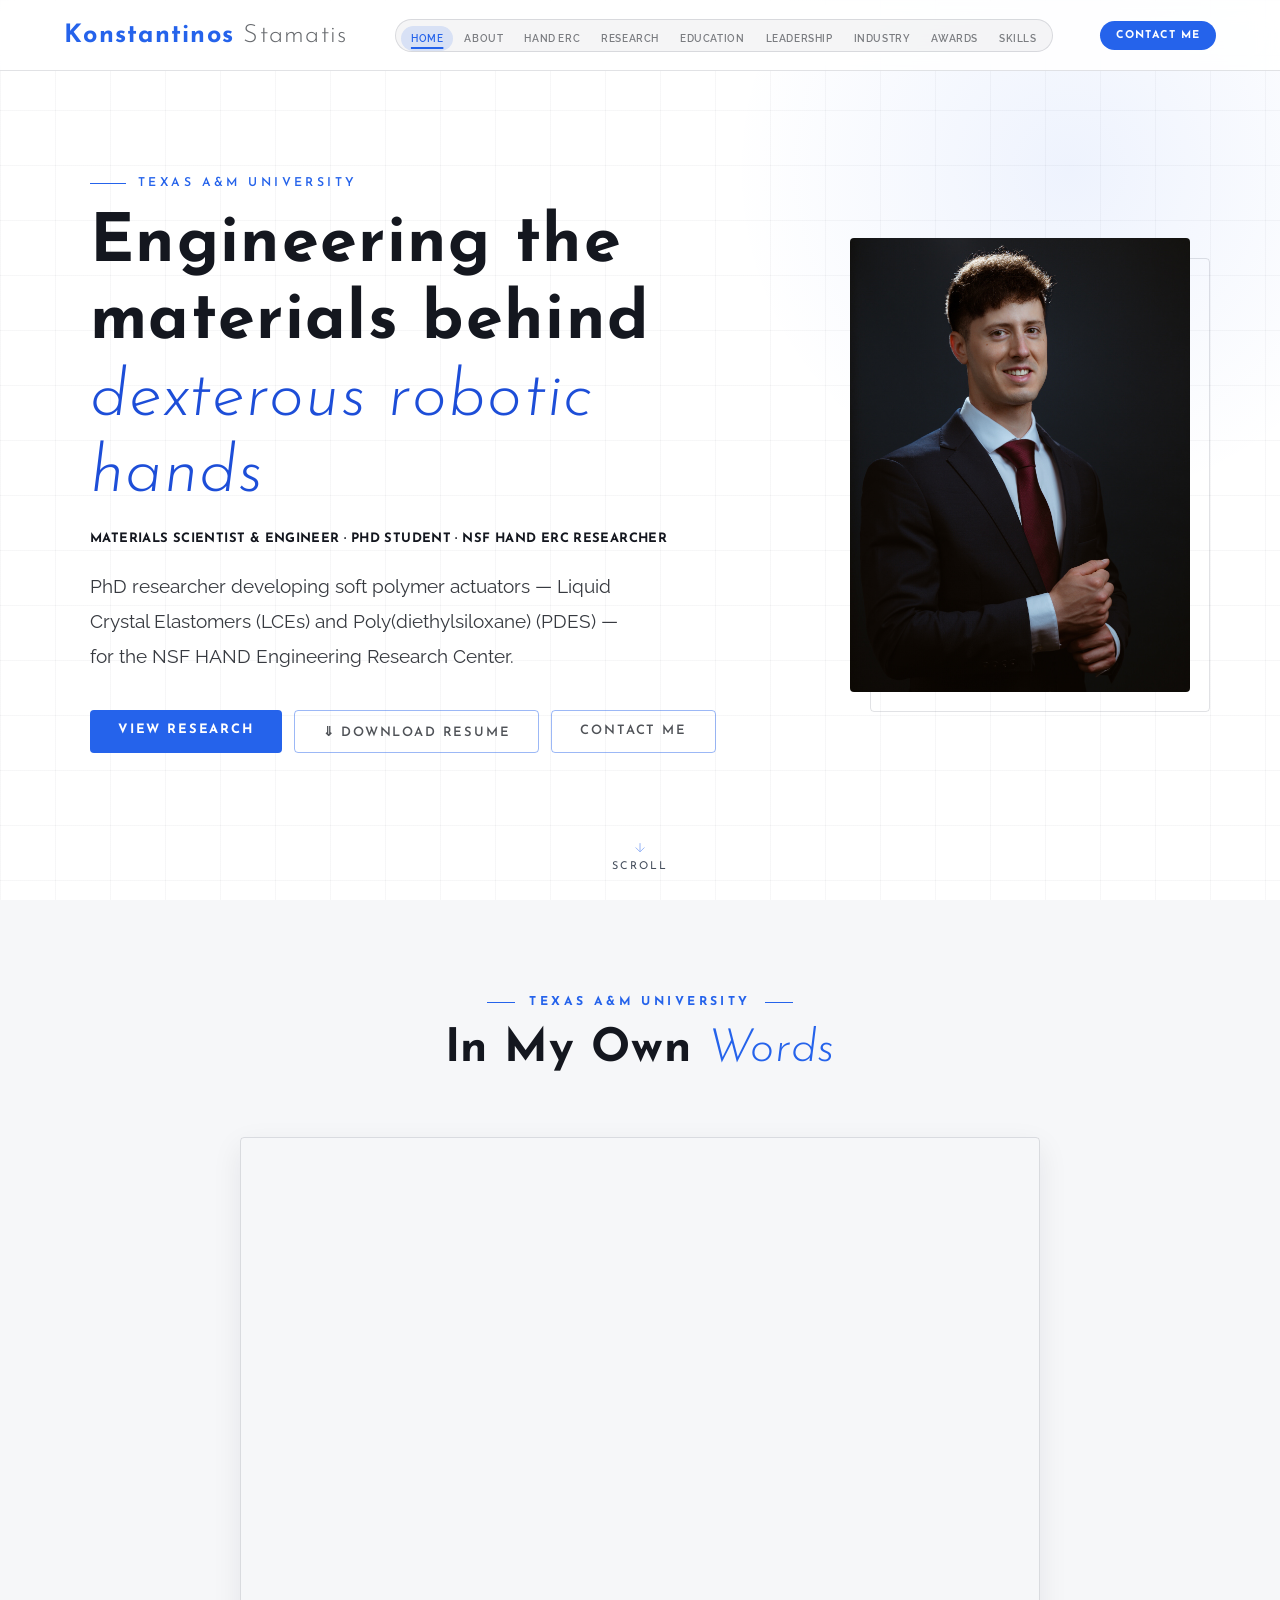
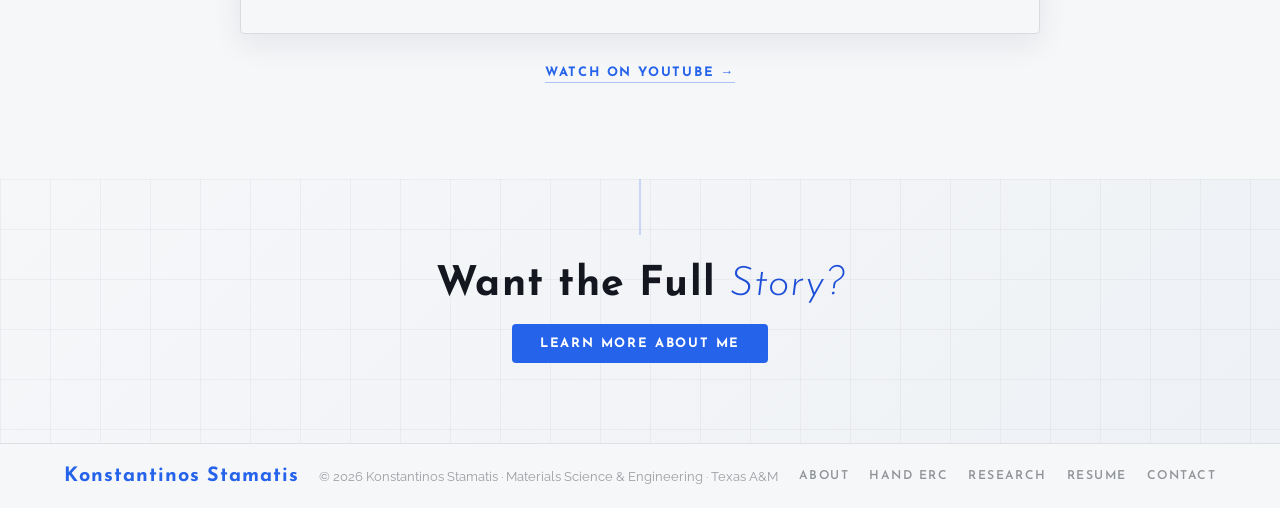
<file: index.html>
<!DOCTYPE html>
<html lang="en">
<head>
<meta charset="UTF-8">
<meta name="viewport" content="width=device-width, initial-scale=1.0">
<title>Konstantinos Stamatis | Materials Scientist</title>
<meta name="description" content="Konstantinos Stamatis — PhD researcher developing soft polymer actuators for the NSF HAND Engineering Research Center at Texas A&M University.">
<meta name="google-site-verification" content="62fl3SRkW_gTpZqhEFZfP0T1YljxtqZsHrHxA35Z-KA" />
<link href="https://fonts.googleapis.com/css2?family=Josefin+Sans:ital,wght@0,300;0,400;0,600;0,700;1,300;1,400&family=Raleway:wght@300;400;500;600;700&display=swap" rel="stylesheet">
<link rel="stylesheet" href="style.css">
<link rel="manifest" href="site.webmanifest">
</head>
<body>

<div id="preloader"><div class="loader-ring"></div></div>

<!-- NAVBAR -->
<nav id="navbar">
  <div class="nav-inner">
    <a href="index.html" class="nav-logo">Konstantinos<span> Stamatis</span></a>
    <ul class="nav-links" id="navLinks">
      <li><a href="index.html" class="active">Home</a></li>
      <li><a href="about.html">About</a></li>
      <li><a href="hand-erc.html">HAND ERC</a></li>
      <li><a href="research.html">Research</a></li>
      <li><a href="education.html">Education</a></li>
      <li><a href="leadership.html">Leadership</a></li>
      <li><a href="industry.html">Industry</a></li>
      <li><a href="awards.html">Awards</a></li>
      <li><a href="skills.html">Skills</a></li>
      <li class="nav-cta-mobile"><a href="contact.html">Contact Me</a></li>
    </ul>
    <a href="contact.html" class="nav-cta">Contact Me</a>
    <button class="nav-burger" id="burger" aria-label="Menu"><span></span><span></span><span></span></button>
  </div>
</nav>

<!-- HERO -->
<section id="home">
  <div class="hero-grid"></div>
  <div class="hero-glow"></div>
  <div class="hero-inner">
    <div>
      <div class="hero-tag">Texas A&amp;M University</div>
      <h1 class="hero-title">Engineering the materials behind <em>dexterous robotic hands</em></h1>
      <p class="hero-role">Materials Scientist &amp; Engineer &middot; PhD Student &middot; NSF HAND ERC Researcher</p>
      <p class="hero-desc">PhD researcher developing soft polymer actuators &mdash; Liquid Crystal Elastomers (LCEs)  and Poly(diethylsiloxane) (PDES) &mdash; for the NSF HAND Engineering Research Center.</p>
      <div class="hero-btns">
        <a href="research.html" class="btn-gold">View Research</a>
        <a href="profile.pdf" download="Konstantinos_Stamatis_Resume.pdf" class="btn-out">&#8659; Download Resume</a>
        <a href="contact.html" class="btn-out">Contact Me</a>
      </div>
    </div>
    <div class="hero-img-wrap rev-r">
      <a href="Photos/Konstantinos-Profile%201.jpg" target="_blank" rel="noopener">
        <img src="Photos/Konstantinos-Profile%201.jpg" alt="Konstantinos Stamatis" onerror="this.outerHTML='&lt;div class=&quot;about-photo-ph&quot; style=&quot;aspect-ratio:4/3;&quot;&gt;&#128100;&lt;/div&gt;'">
      </a>
    </div>
  </div>
  <div class="hero-scroll">
    <svg viewBox="0 0 24 24" stroke-width="1.5"><path d="M12 5v14M5 12l7 7 7-7"/></svg>
    Scroll
  </div>
</section>

<!-- IN MY OWN WORDS -->
<section class="video-sec">
  <div class="sec-inner">
    <div class="sec-hd rev">
      <div class="sec-eye">Texas A&amp;M University</div>
      <h2 class="sec-title">In My Own <em>Words</em></h2>
    </div>
    <div class="video-wrap rev">
      <iframe src="https://www.youtube.com/embed/b-VYgqsAn0U?start=60" title="Konstantinos Stamatis — Texas A&M Research Feature" frameborder="0" allow="accelerometer; autoplay; clipboard-write; encrypted-media; gyroscope; picture-in-picture" allowfullscreen></iframe>
    </div>
    <div class="rev" style="text-align:center;margin-top:18px;">
      <a href="https://www.youtube.com/watch?v=b-VYgqsAn0U" target="_blank" rel="noopener" class="hand-link">Watch on YouTube &rarr;</a>
    </div>
  </div>
</section>

<!-- CTA -->
<div class="cta-band">
  <div class="cta-inner rev">
    <h2>Want the Full <em>Story?</em></h2>
    <a href="about.html" class="btn-gold">Learn More About Me</a>
  </div>
</div>

<!-- FOOTER -->
<footer>
  <div class="footer-logo">Konstantinos Stamatis</div>
  <p>&copy; 2026 Konstantinos Stamatis &middot; Materials Science &amp; Engineering &middot; Texas A&amp;M</p>
  <div class="footer-links">
    <a href="about.html">About</a>
    <a href="hand-erc.html">HAND ERC</a>
    <a href="research.html">Research</a>
    <a href="profile.pdf" download="Konstantinos_Stamatis_Resume.pdf">Resume</a>
    <a href="contact.html">Contact</a>
  </div>
</footer>

<script src="script.js"></script>
</body>
</html>
</file>
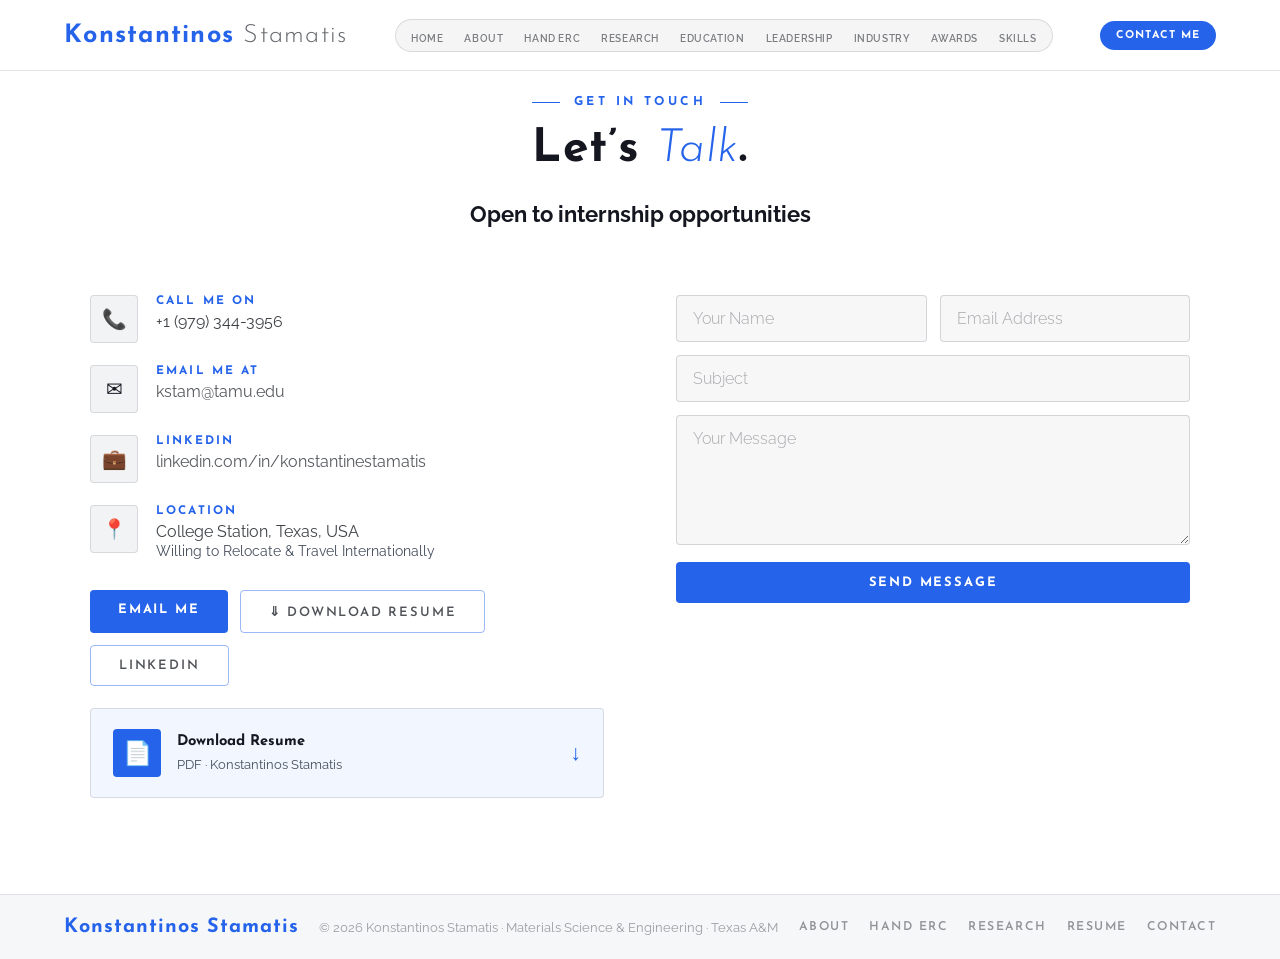
<file: contact.html>
<!DOCTYPE html>
<html lang="en">
<head>
<meta charset="UTF-8">
<meta name="viewport" content="width=device-width, initial-scale=1.0">
<title>Contact | Konstantinos Stamatis</title>
<meta name="description" content="Get in touch with Konstantinos Stamatis — open to internship opportunities in materials science, soft robotics, and R&D.">
<link href="https://fonts.googleapis.com/css2?family=Josefin+Sans:ital,wght@0,300;0,400;0,600;0,700;1,300;1,400&family=Raleway:wght@300;400;500;600;700&display=swap" rel="stylesheet">
<link rel="stylesheet" href="style.css">
<link rel="manifest" href="site.webmanifest">
</head>
<body>

<div id="preloader"><div class="loader-ring"></div></div>

<!-- NAVBAR -->
<nav id="navbar">
  <div class="nav-inner">
    <a href="index.html" class="nav-logo">Konstantinos<span> Stamatis</span></a>
    <ul class="nav-links" id="navLinks">
      <li><a href="index.html">Home</a></li>
      <li><a href="about.html">About</a></li>
      <li><a href="hand-erc.html">HAND ERC</a></li>
      <li><a href="research.html">Research</a></li>
      <li><a href="education.html">Education</a></li>
      <li><a href="leadership.html">Leadership</a></li>
      <li><a href="industry.html">Industry</a></li>
      <li><a href="awards.html">Awards</a></li>
      <li><a href="skills.html">Skills</a></li>
      <li class="nav-cta-mobile"><a href="contact.html">Contact Me</a></li>
    </ul>
    <a href="contact.html" class="nav-cta">Contact Me</a>
    <button class="nav-burger" id="burger" aria-label="Menu"><span></span><span></span><span></span></button>
  </div>
</nav>

<!-- CONTACT -->
<section id="contact-sec" class="page-hero">
  <div class="contact-wrap">
    <div class="sec-hd rev">
      <div class="sec-eye">Get In Touch</div>
      <h2 class="sec-title">Let&rsquo;s <em>Talk</em>.</h2>
      <p class="sec-desc" style="font-size:1.2em;font-weight:700;color:var(--white);">Open to internship opportunities</p>
    </div>
    <div class="contact-grid">
      <div class="contact-info rev-l">
        <div class="ci"><div class="ci-icon">&#128222;</div><div><div class="ci-lbl">Call Me On</div><div class="ci-val">+1 (979) 344-3956</div></div></div>
        <div class="ci"><div class="ci-icon">&#9993;</div><div><div class="ci-lbl">Email Me At</div><div class="ci-val"><a href="mailto:kstam@tamu.edu">kstam@tamu.edu</a></div></div></div>
        <div class="ci"><div class="ci-icon">&#128188;</div><div><div class="ci-lbl">LinkedIn</div><div class="ci-val"><a href="https://www.linkedin.com/in/konstantinestamatis/" target="_blank" rel="noopener">linkedin.com/in/konstantinestamatis</a></div></div></div>
        <div class="ci"><div class="ci-icon">&#128205;</div><div><div class="ci-lbl">Location</div><div class="ci-val">College Station, Texas, USA<br><span style="font-size:.8rem;color:var(--muted);">Willing to Relocate &amp; Travel Internationally</span></div></div></div>
        <div class="contact-btn-row">
          <a href="mailto:kstam@tamu.edu" class="btn-gold">Email Me</a>
          <a href="profile.pdf" download="Konstantinos_Stamatis_Resume.pdf" class="btn-out">&#8659; Download Resume</a>
          <a href="https://www.linkedin.com/in/konstantinestamatis/" target="_blank" rel="noopener" class="btn-out">LinkedIn</a>
        </div>
        <a href="profile.pdf" download="Konstantinos_Stamatis_Resume.pdf" class="resume-card">
          <div class="rc2-icon">&#128196;</div>
          <div class="rc2-txt"><strong>Download Resume</strong><span>PDF &middot; Konstantinos Stamatis</span></div>
          <div class="rc2-arr">&#8595;</div>
        </a>
      </div>
      <div class="rev-r">
        <form class="cf" id="contactForm" action="https://formspree.io/f/xpqggevv" method="POST">
          <div class="form-row">
            <input type="text" name="name" placeholder="Your Name" required>
            <input type="email" name="email" placeholder="Email Address" required>
          </div>
          <input type="text" name="subject" placeholder="Subject">
          <textarea name="message" placeholder="Your Message" required></textarea>
          <button type="submit" class="btn-gold">Send Message</button>
        </form>
      </div>
    </div>
  </div>
</section>

<!-- FOOTER -->
<footer>
  <div class="footer-logo">Konstantinos Stamatis</div>
  <p>&copy; 2026 Konstantinos Stamatis &middot; Materials Science &amp; Engineering &middot; Texas A&amp;M</p>
  <div class="footer-links">
    <a href="about.html">About</a>
    <a href="hand-erc.html">HAND ERC</a>
    <a href="research.html">Research</a>
    <a href="profile.pdf" download="Konstantinos_Stamatis_Resume.pdf">Resume</a>
    <a href="contact.html">Contact</a>
  </div>
</footer>

<script src="script.js"></script>
</body>
</html>
</file>
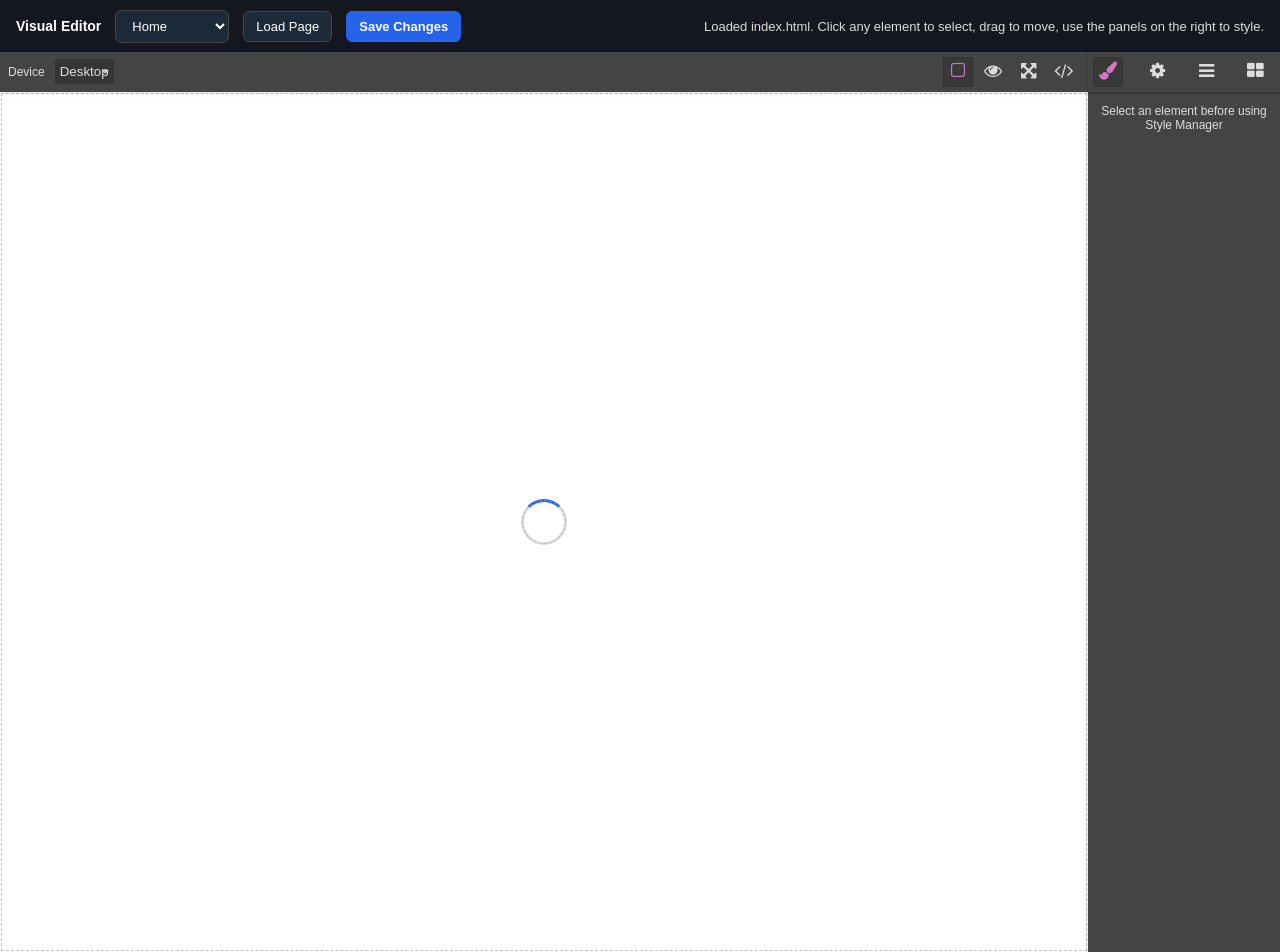
<file: editor.html>
<!DOCTYPE html>
<html lang="en">
<head>
<meta charset="UTF-8">
<meta name="viewport" content="width=device-width, initial-scale=1.0">
<title>Visual Editor (Local)</title>
<link rel="stylesheet" href="vendor/grapesjs/grapes.min.css">
<style>
  html,body{margin:0;height:100%;font-family:Arial,sans-serif;}
  #topbar{height:52px;background:#14171f;color:#fff;display:flex;align-items:center;gap:14px;padding:0 16px;font-size:14px;}
  #topbar select,#topbar button{font-size:13px;padding:7px 12px;border-radius:6px;border:1px solid #444;background:#1c2a3a;color:#fff;cursor:pointer;}
  #topbar button.primary{background:#2563eb;border-color:#2563eb;font-weight:700;}
  #topbar button.primary:hover{background:#1d4ed8;}
  #topbar #editorStatus{margin-left:auto;font-size:13px;opacity:.85;}
  #gjs{height:calc(100% - 52px);}
</style>
</head>
<body>

<div id="topbar">
  <strong>Visual Editor</strong>
  <select id="pageSelect">
    <option value="index.html">Home</option>
    <option value="about.html">About</option>
    <option value="hand-erc.html">HAND ERC</option>
    <option value="research.html">Research</option>
    <option value="education.html">Education</option>
    <option value="leadership.html">Leadership</option>
    <option value="industry.html">Industry</option>
    <option value="awards.html">Awards</option>
    <option value="skills.html">Skills</option>
    <option value="contact.html">Contact</option>
  </select>
  <button id="loadBtn">Load Page</button>
  <button id="saveBtn" class="primary">Save Changes</button>
  <span id="editorStatus"></span>
</div>
<div id="gjs"></div>

<script src="vendor/grapesjs/grapes.min.js"></script>
<script>
var editor = grapesjs.init({
  container: '#gjs',
  height: '100%',
  fromElement: false,
  storageManager: false,
  components: '<div style="padding:40px;font-family:sans-serif;color:#888;">Choose a page above and click "Load Page" to begin.</div>',
  deviceManager: {
    devices: [
      { name: 'Desktop', width: '' },
      { name: 'Tablet', width: '768px', widthMedia: '992px' },
      { name: 'Mobile', width: '375px', widthMedia: '575px' }
    ]
  }
});

// Inject our real stylesheet directly into the canvas document ourselves,
// instead of using the `canvas.styles` init option (that option made the
// editor hang indefinitely in this setup, so we bypass it entirely here).
editor.on('load', function () {
  injectCanvasStyles();
});

function injectCanvasStyles() {
  var doc = editor.Canvas.getDocument();
  if (!doc || !doc.head) return;
  if (doc.getElementById('injected-site-styles')) return;
  var link = doc.createElement('link');
  link.id = 'injected-site-styles';
  link.rel = 'stylesheet';
  link.href = location.origin + '/style.css';
  doc.head.appendChild(link);
  // Note: Google Fonts is intentionally NOT injected here — that external
  // request appears to hang in this environment and freezes the whole
  // canvas. The live site still loads the real fonts fine; this editor
  // preview will just show the fallback font instead.
}

var originalHead = '';
var currentFile = '';

function setStatus(msg) {
  document.getElementById('editorStatus').textContent = msg;
}

function loadPage(file) {
  setStatus('Loading ' + file + '...');
  fetch(file, { cache: 'no-store' }).then(function (r) {
    if (!r.ok) throw new Error('HTTP ' + r.status);
    return r.text();
  }).then(function (text) {
    var headMatch = text.match(/<head[^>]*>[\s\S]*?<\/head>/i);
    var bodyMatch = text.match(/<body[^>]*>([\s\S]*)<\/body>/i);
    if (!headMatch || !bodyMatch) throw new Error('Could not parse page');
    originalHead = headMatch[0];
    currentFile = file;
    // Strip <script> tags: we don't want the page's own JS (scroll animations,
    // stat counters, the Edit Mode toolbar, autoplaying video embeds, etc.)
    // executing a second time inside the GrapesJS canvas iframe.
    var bodyContent = bodyMatch[1].replace(/<script[\s\S]*?<\/script>/gi, '');
    editor.setComponents(bodyContent);
    injectCanvasStyles();
    setStatus('Loaded ' + file + '. Click any element to select, drag to move, use the panels on the right to style.');
  }).catch(function (e) {
    setStatus('Error loading ' + file + ': ' + e.message);
  });
}

document.getElementById('loadBtn').addEventListener('click', function () {
  loadPage(document.getElementById('pageSelect').value);
});

document.getElementById('saveBtn').addEventListener('click', function () {
  if (!currentFile) { setStatus('Load a page first.'); return; }
  var bodyHtml = editor.getHtml();
  var full = '<!DOCTYPE html>\n<html lang="en">\n' + originalHead + '\n<body>\n' + bodyHtml + '\n</body>\n</html>\n';

  setStatus('Saving...');
  fetch('/__save__', {
    method: 'POST',
    headers: { 'Content-Type': 'application/json' },
    body: JSON.stringify({ file: currentFile, html: full })
  }).then(function (r) { return r.json(); }).then(function (data) {
    if (data.ok) setStatus('Saved ' + currentFile + '!');
    else setStatus('Error: ' + (data.error || 'could not save'));
  }).catch(function () {
    setStatus('Error: is edit-server.py running?');
  });
});

// Load the page named in ?page=, or Home by default.
var requestedPage = new URLSearchParams(location.search).get('page') || 'index.html';
document.getElementById('pageSelect').value = requestedPage;
loadPage(requestedPage);
</script>
</body>
</html>
</file>
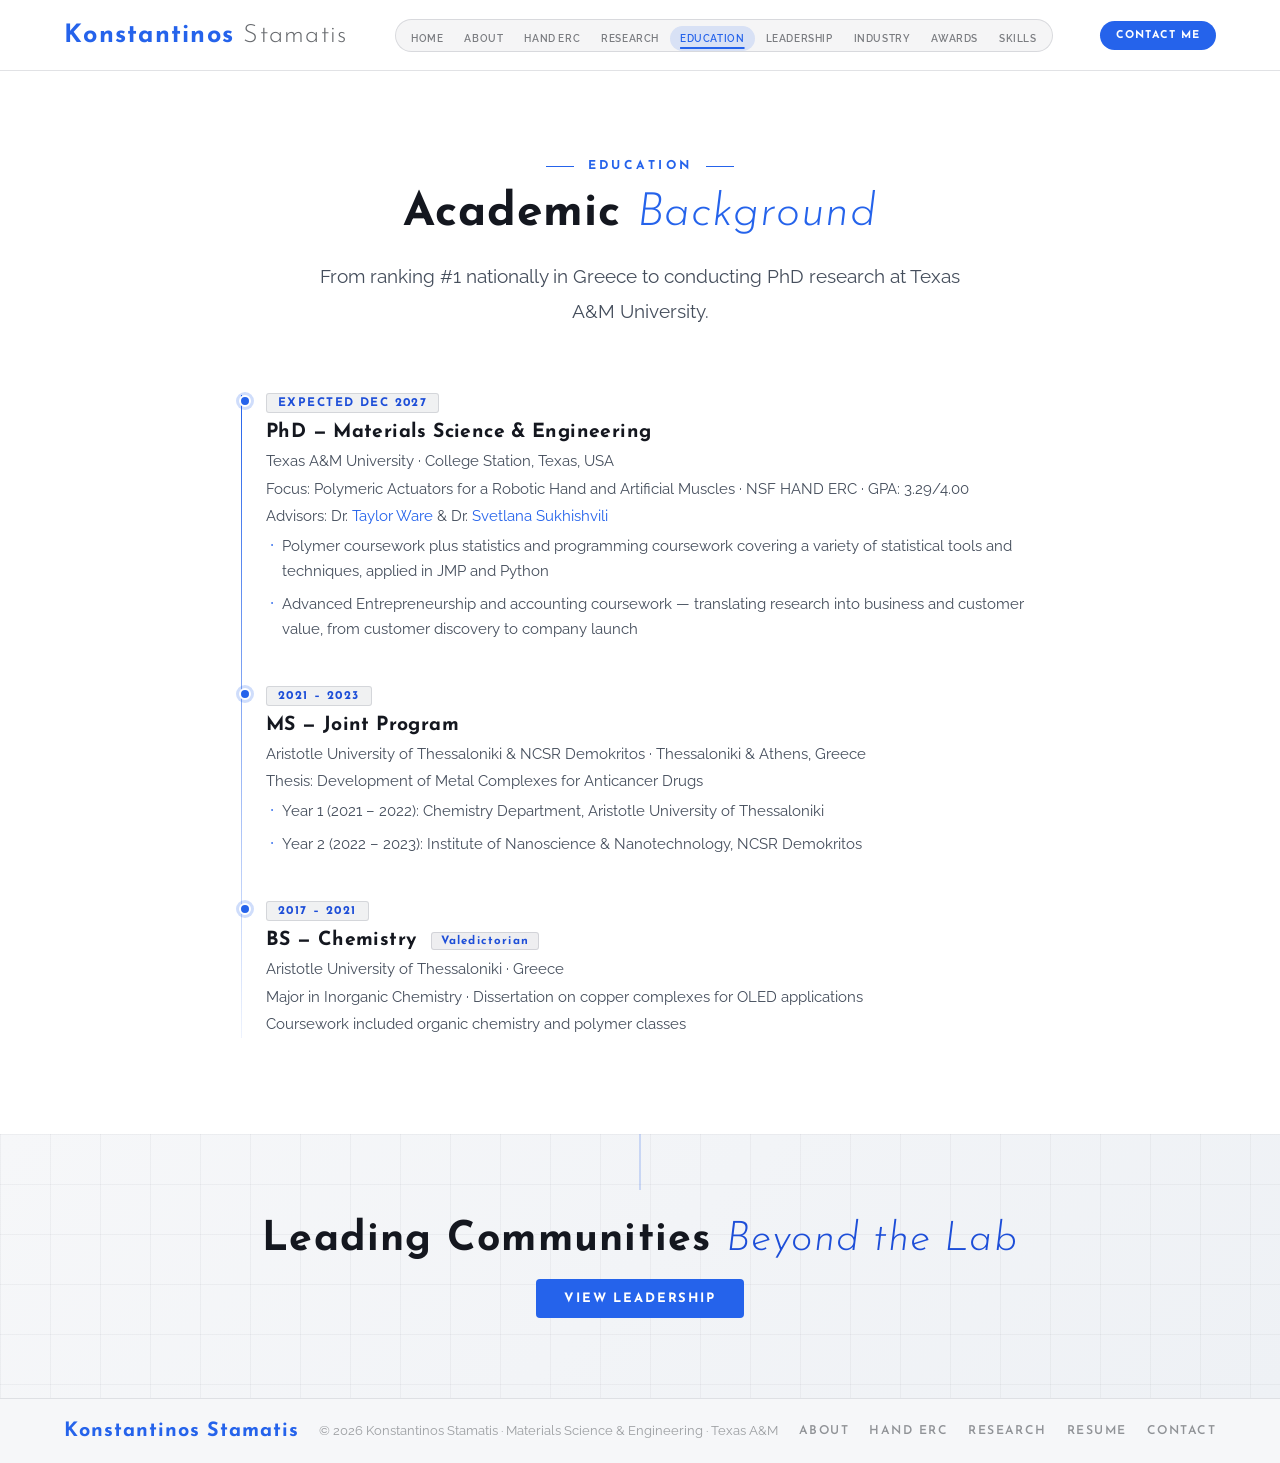
<file: education.html>
<!DOCTYPE html>
<html lang="en">
<head>
<meta charset="UTF-8">
<meta name="viewport" content="width=device-width, initial-scale=1.0">
<title>Education | Konstantinos Stamatis</title>
<meta name="description" content="Academic background of Konstantinos Stamatis — PhD candidate at Texas A&M University, MS from NCSR Demokritos, BS Valedictorian from Aristotle University of Thessaloniki.">
<link href="https://fonts.googleapis.com/css2?family=Josefin+Sans:ital,wght@0,300;0,400;0,600;0,700;1,300;1,400&family=Raleway:wght@300;400;500;600;700&display=swap" rel="stylesheet">
<link rel="stylesheet" href="style.css">
<link rel="manifest" href="site.webmanifest">
</head>
<body>

<div id="preloader"><div class="loader-ring"></div></div>

<!-- NAVBAR -->
<nav id="navbar">
  <div class="nav-inner">
    <a href="index.html" class="nav-logo">Konstantinos<span> Stamatis</span></a>
    <ul class="nav-links" id="navLinks">
      <li><a href="index.html">Home</a></li>
      <li><a href="about.html">About</a></li>
      <li><a href="hand-erc.html">HAND ERC</a></li>
      <li><a href="research.html">Research</a></li>
      <li><a href="education.html" class="active">Education</a></li>
      <li><a href="leadership.html">Leadership</a></li>
      <li><a href="industry.html">Industry</a></li>
      <li><a href="awards.html">Awards</a></li>
      <li><a href="skills.html">Skills</a></li>
      <li class="nav-cta-mobile"><a href="contact.html">Contact Me</a></li>
    </ul>
    <a href="contact.html" class="nav-cta">Contact Me</a>
    <button class="nav-burger" id="burger" aria-label="Menu"><span></span><span></span><span></span></button>
  </div>
</nav>

<!-- EDUCATION -->
<section id="education-sec" class="page-hero">
  <div class="sec-inner">
    <div class="sec-hd rev">
      <div class="sec-eye">Education</div>
      <h2 class="sec-title">Academic <em>Background</em></h2>
      <p class="sec-desc">From ranking #1 nationally in Greece to conducting PhD research at Texas A&amp;M University.</p>
    </div>
    <div class="timeline">
      <div class="tl-item rev">
        <div class="tl-badge">Expected Dec 2027</div>
        <h4>PhD &mdash; Materials Science &amp; Engineering</h4>
        <p>Texas A&amp;M University &middot; College Station, Texas, USA<br>Focus: Polymeric Actuators for a Robotic Hand and Artificial Muscles &middot; NSF HAND ERC &middot; GPA: 3.29/4.00<br>Advisors: Dr. <a href="https://engineering.tamu.edu/biomedical/profiles/ware-taylor.html" target="_blank" rel="noopener" style="color:var(--gold);">Taylor Ware</a> &amp; Dr. <a href="https://engineering.tamu.edu/materials/profiles/sukhishvili-svetlana.html" target="_blank" rel="noopener" style="color:var(--gold);">Svetlana Sukhishvili</a></p>
        <ul class="l-buls">
          <li>Polymer coursework plus statistics and programming coursework covering a variety of statistical tools and techniques, applied in JMP and Python</li>
          <li>Advanced Entrepreneurship and accounting coursework &mdash; translating research into business and customer value, from customer discovery to company launch</li>
        </ul>
      </div>
      <div class="tl-item rev">
        <div class="tl-badge">2021 &ndash; 2023</div>
        <h4>MS &mdash; Joint Program</h4>
        <p>Aristotle University of Thessaloniki &amp; NCSR Demokritos &middot; Thessaloniki &amp; Athens, Greece<br>Thesis: Development of Metal Complexes for Anticancer Drugs</p>
        <ul class="l-buls">
          <li>Year 1 (2021 &ndash; 2022): Chemistry Department, Aristotle University of Thessaloniki</li>
          <li>Year 2 (2022 &ndash; 2023): Institute of Nanoscience &amp; Nanotechnology, NCSR Demokritos</li>
        </ul>
      </div>
      <div class="tl-item rev">
        <div class="tl-badge">2017 &ndash; 2021</div>
        <h4>BS &mdash; Chemistry <span class="val-badge">Valedictorian</span></h4>
        <p>Aristotle University of Thessaloniki &middot; Greece<br>Major in Inorganic Chemistry &middot; Dissertation on copper complexes for OLED applications<br>Coursework included organic chemistry and polymer classes</p>
      </div>
    </div>
  </div>
</section>

<!-- CTA -->
<div class="cta-band">
  <div class="cta-inner rev">
    <h2>Leading Communities <em>Beyond the Lab</em></h2>
    <a href="leadership.html" class="btn-gold">View Leadership</a>
  </div>
</div>

<!-- FOOTER -->
<footer>
  <div class="footer-logo">Konstantinos Stamatis</div>
  <p>&copy; 2026 Konstantinos Stamatis &middot; Materials Science &amp; Engineering &middot; Texas A&amp;M</p>
  <div class="footer-links">
    <a href="about.html">About</a>
    <a href="hand-erc.html">HAND ERC</a>
    <a href="research.html">Research</a>
    <a href="profile.pdf" download="Konstantinos_Stamatis_Resume.pdf">Resume</a>
    <a href="contact.html">Contact</a>
  </div>
</footer>

<script src="script.js"></script>
</body>
</html>
</file>
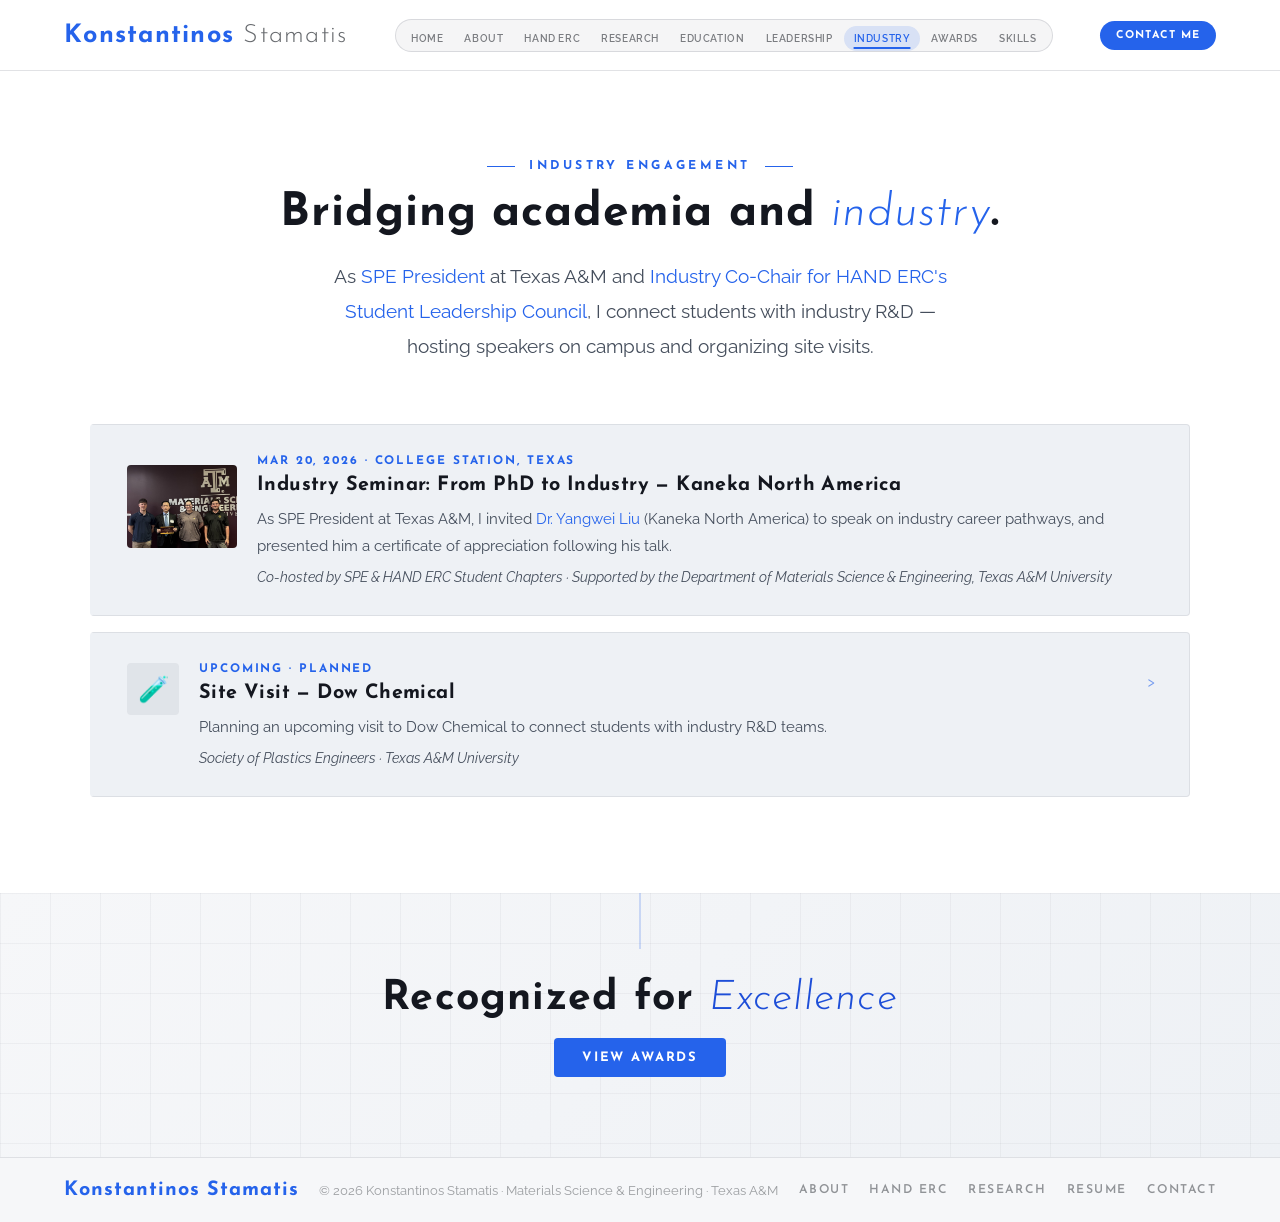
<file: industry.html>
<!DOCTYPE html>
<html lang="en">
<head>
<meta charset="UTF-8">
<meta name="viewport" content="width=device-width, initial-scale=1.0">
<title>Industry Engagement | Konstantinos Stamatis</title>
<meta name="description" content="Industry engagement activities led by Konstantinos Stamatis — connecting Texas A&M students with industry R&D through invited speakers and site visits.">
<link href="https://fonts.googleapis.com/css2?family=Josefin+Sans:ital,wght@0,300;0,400;0,600;0,700;1,300;1,400&family=Raleway:wght@300;400;500;600;700&display=swap" rel="stylesheet">
<link rel="stylesheet" href="style.css">
<link rel="manifest" href="site.webmanifest">
</head>
<body>

<div id="preloader"><div class="loader-ring"></div></div>

<!-- NAVBAR -->
<nav id="navbar">
  <div class="nav-inner">
    <a href="index.html" class="nav-logo">Konstantinos<span> Stamatis</span></a>
    <ul class="nav-links" id="navLinks">
      <li><a href="index.html">Home</a></li>
      <li><a href="about.html">About</a></li>
      <li><a href="hand-erc.html">HAND ERC</a></li>
      <li><a href="research.html">Research</a></li>
      <li><a href="education.html">Education</a></li>
      <li><a href="leadership.html">Leadership</a></li>
      <li><a href="industry.html" class="active">Industry</a></li>
      <li><a href="awards.html">Awards</a></li>
      <li><a href="skills.html">Skills</a></li>
      <li class="nav-cta-mobile"><a href="contact.html">Contact Me</a></li>
    </ul>
    <a href="contact.html" class="nav-cta">Contact Me</a>
    <button class="nav-burger" id="burger" aria-label="Menu"><span></span><span></span><span></span></button>
  </div>
</nav>

<!-- INDUSTRY ENGAGEMENT -->
<section id="industry-sec" class="page-hero">
  <div class="sec-inner">
    <div class="sec-hd rev">
      <div class="sec-eye">Industry Engagement</div>
      <h2 class="sec-title">Bridging academia and <em>industry</em>.</h2>
      <p class="sec-desc">As <a href="https://spetamuchapter.github.io/website/" target="_blank" rel="noopener" style="color:var(--gold);">SPE President</a> at Texas A&amp;M and <a href="https://hand-erc.org/advisory-board-slc/" target="_blank" rel="noopener" style="color:var(--gold);">Industry Co-Chair for HAND ERC's Student Leadership Council</a>, I connect students with industry R&amp;D &mdash; hosting speakers on campus and organizing site visits.</p>
    </div>

    <div class="rc-list">

      <div class="rc rev">
        <div class="rc-top rc-top-photo">
          <div>
            <a href="Photos/Dr.%20Liu-Kaneka.jpg" target="_blank" rel="noopener"><img class="award-thumb" src="Photos/Dr.%20Liu-Kaneka.jpg" alt="Certificate presentation with Dr. Yangwei Liu, Kaneka North America"></a>
          </div>
          <div>
            <div class="rc-period">Mar 20, 2026 &middot; College Station, Texas</div>
            <h4>Industry Seminar: From PhD to Industry &mdash; Kaneka North America</h4>
            <p class="rc-short">As SPE President at Texas A&amp;M, I invited <a href="https://www.linkedin.com/in/yangweiliu" target="_blank" rel="noopener" style="color:var(--gold);">Dr. Yangwei Liu</a> (Kaneka North America) to speak on industry career pathways, and presented him a certificate of appreciation following his talk.</p>
            <div class="rc-inst">Co-hosted by SPE &amp; HAND ERC Student Chapters &middot; Supported by the Department of Materials Science &amp; Engineering, Texas A&amp;M University</div>
          </div>
        </div>
      </div>

      <div class="rc rev" onclick="toggleRC(this)">
        <div class="rc-top">
          <div class="rc-icon-box">&#129514;</div>
          <div>
            <div class="rc-period">Upcoming &middot; Planned</div>
            <h4>Site Visit &mdash; Dow Chemical</h4>
            <p class="rc-short">Planning an upcoming visit to Dow Chemical to connect students with industry R&amp;D teams.</p>
            <div class="rc-inst">Society of Plastics Engineers &middot; Texas A&amp;M University</div>
          </div>
          <div class="rc-arrow">&#8250;</div>
        </div>
        <div class="rc-detail">
          <ul>
            <li>Details, itinerary, and photos will be added following the visit</li>
          </ul>
        </div>
      </div>

    </div>
  </div>
</section>

<!-- CTA -->
<div class="cta-band">
  <div class="cta-inner rev">
    <h2>Recognized for <em>Excellence</em></h2>
    <a href="awards.html" class="btn-gold">View Awards</a>
  </div>
</div>

<!-- FOOTER -->
<footer>
  <div class="footer-logo">Konstantinos Stamatis</div>
  <p>&copy; 2026 Konstantinos Stamatis &middot; Materials Science &amp; Engineering &middot; Texas A&amp;M</p>
  <div class="footer-links">
    <a href="about.html">About</a>
    <a href="hand-erc.html">HAND ERC</a>
    <a href="research.html">Research</a>
    <a href="profile.pdf" download="Konstantinos_Stamatis_Resume.pdf">Resume</a>
    <a href="contact.html">Contact</a>
  </div>
</footer>

<script src="script.js"></script>
</body>
</html>
</file>
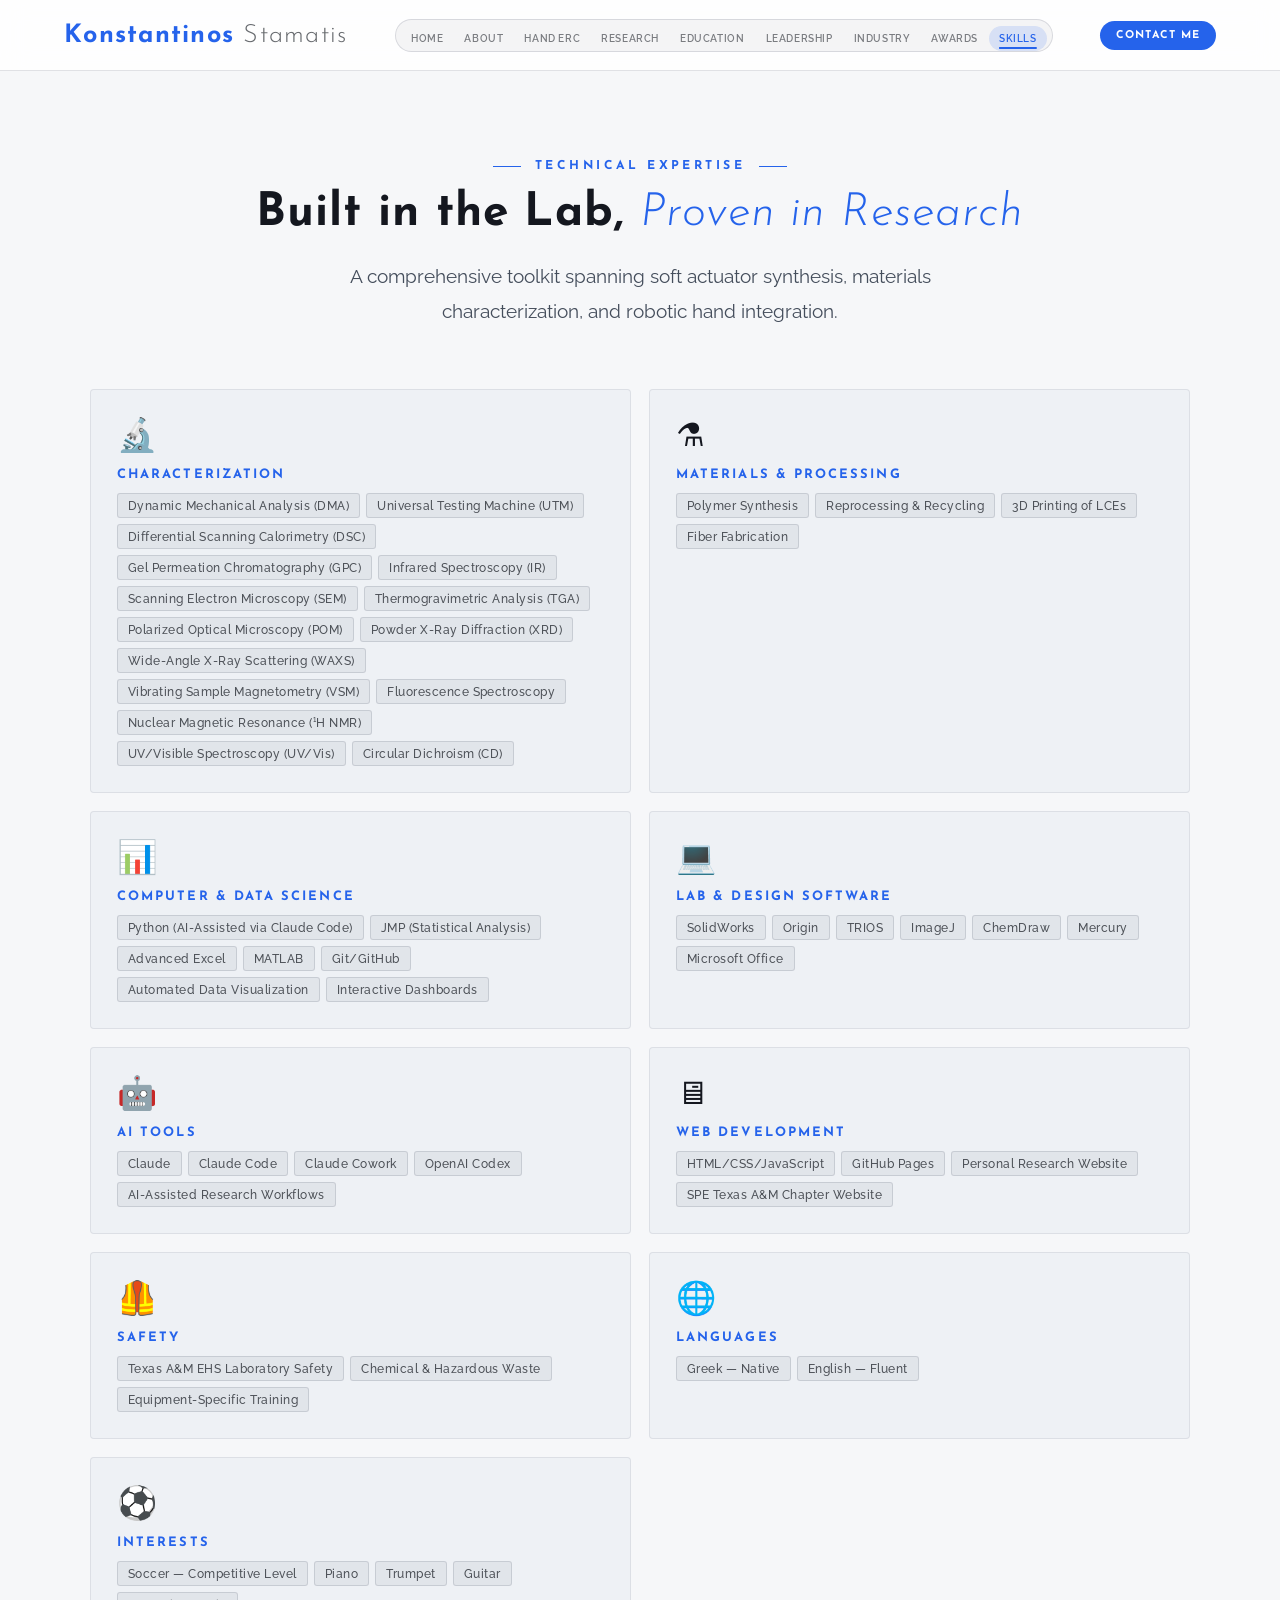
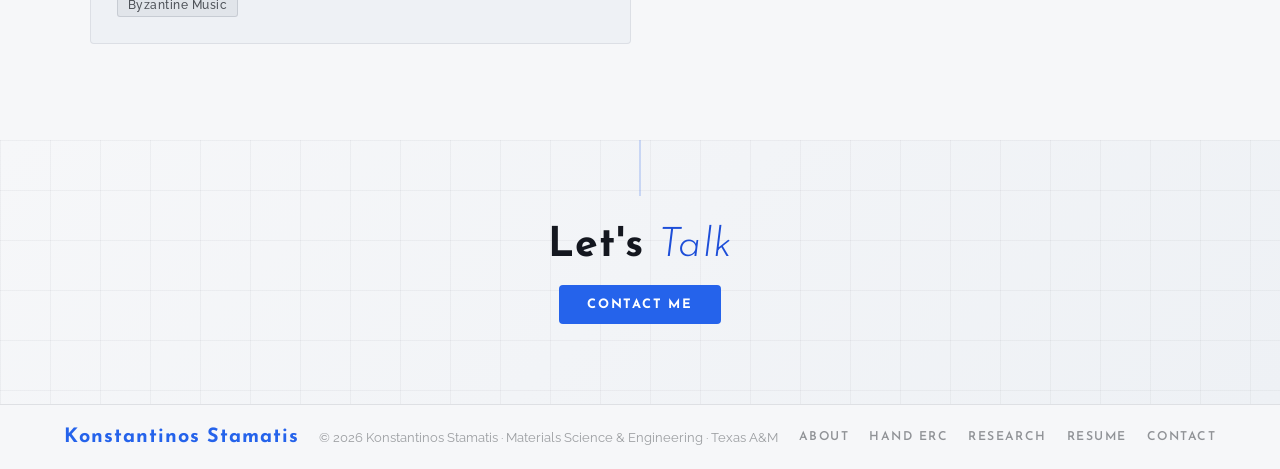
<file: skills.html>
<!DOCTYPE html>
<html lang="en">
<head>
<meta charset="UTF-8">
<meta name="viewport" content="width=device-width, initial-scale=1.0">
<title>Skills | Konstantinos Stamatis</title>
<meta name="description" content="Technical skills of Konstantinos Stamatis — materials characterization, processing, data science, software, web development, safety training, and languages.">
<link href="https://fonts.googleapis.com/css2?family=Josefin+Sans:ital,wght@0,300;0,400;0,600;0,700;1,300;1,400&family=Raleway:wght@300;400;500;600;700&display=swap" rel="stylesheet">
<link rel="stylesheet" href="style.css">
<link rel="manifest" href="site.webmanifest">
</head>
<body>

<div id="preloader"><div class="loader-ring"></div></div>

<!-- NAVBAR -->
<nav id="navbar">
  <div class="nav-inner">
    <a href="index.html" class="nav-logo">Konstantinos<span> Stamatis</span></a>
    <ul class="nav-links" id="navLinks">
      <li><a href="index.html">Home</a></li>
      <li><a href="about.html">About</a></li>
      <li><a href="hand-erc.html">HAND ERC</a></li>
      <li><a href="research.html">Research</a></li>
      <li><a href="education.html">Education</a></li>
      <li><a href="leadership.html">Leadership</a></li>
      <li><a href="industry.html">Industry</a></li>
      <li><a href="awards.html">Awards</a></li>
      <li><a href="skills.html" class="active">Skills</a></li>
      <li class="nav-cta-mobile"><a href="contact.html">Contact Me</a></li>
    </ul>
    <a href="contact.html" class="nav-cta">Contact Me</a>
    <button class="nav-burger" id="burger" aria-label="Menu"><span></span><span></span><span></span></button>
  </div>
</nav>

<!-- SKILLS -->
<section id="skills-sec" class="page-hero">
  <div class="sec-inner">
    <div class="sec-hd rev">
      <div class="sec-eye">Technical Expertise</div>
      <h2 class="sec-title">Built in the Lab, <em>Proven in Research</em></h2>
      <p class="sec-desc">A comprehensive toolkit spanning soft actuator synthesis, materials characterization, and robotic hand integration.</p>
    </div>
    <div class="skills-grid">
      <div class="sk-box rev"><div class="sk-icon">&#128300;</div><h4>Characterization</h4><div class="sk-tags"><span class="sk-tag">Dynamic Mechanical Analysis (DMA)</span><span class="sk-tag">Universal Testing Machine (UTM)</span><span class="sk-tag">Differential Scanning Calorimetry (DSC)</span><span class="sk-tag">Gel Permeation Chromatography (GPC)</span><span class="sk-tag">Infrared Spectroscopy (IR)</span><span class="sk-tag">Scanning Electron Microscopy (SEM)</span><span class="sk-tag">Thermogravimetric Analysis (TGA)</span><span class="sk-tag">Polarized Optical Microscopy (POM)</span><span class="sk-tag">Powder X-Ray Diffraction (XRD)</span><span class="sk-tag">Wide-Angle X-Ray Scattering (WAXS)</span><span class="sk-tag">Vibrating Sample Magnetometry (VSM)</span><span class="sk-tag">Fluorescence Spectroscopy</span><span class="sk-tag">Nuclear Magnetic Resonance (&sup1;H NMR)</span><span class="sk-tag">UV/Visible Spectroscopy (UV/Vis)</span><span class="sk-tag">Circular Dichroism (CD)</span></div></div>
      <div class="sk-box rev"><div class="sk-icon">&#9879;</div><h4>Materials &amp; Processing</h4><div class="sk-tags"><span class="sk-tag">Polymer Synthesis</span><span class="sk-tag">Reprocessing &amp; Recycling</span><span class="sk-tag">3D Printing of LCEs</span><span class="sk-tag">Fiber Fabrication</span></div></div>
      <div class="sk-box rev"><div class="sk-icon">&#128202;</div><h4>Computer &amp; Data Science</h4><div class="sk-tags"><span class="sk-tag">Python (AI-Assisted via Claude Code)</span><span class="sk-tag">JMP (Statistical Analysis)</span><span class="sk-tag">Advanced Excel</span><span class="sk-tag">MATLAB</span><span class="sk-tag">Git/GitHub</span><span class="sk-tag">Automated Data Visualization</span><span class="sk-tag">Interactive Dashboards</span></div></div>
      <div class="sk-box rev"><div class="sk-icon">&#128187;</div><h4>Lab &amp; Design Software</h4><div class="sk-tags"><span class="sk-tag">SolidWorks</span><span class="sk-tag">Origin</span><span class="sk-tag">TRIOS</span><span class="sk-tag">ImageJ</span><span class="sk-tag">ChemDraw</span><span class="sk-tag">Mercury</span><span class="sk-tag">Microsoft Office</span></div></div>
      <div class="sk-box rev"><div class="sk-icon">&#129302;</div><h4>AI Tools</h4><div class="sk-tags"><span class="sk-tag">Claude</span><span class="sk-tag">Claude Code</span><span class="sk-tag">Claude Cowork</span><span class="sk-tag">OpenAI Codex</span><span class="sk-tag">AI-Assisted Research Workflows</span></div></div>
      <div class="sk-box rev"><div class="sk-icon">&#128421;</div><h4>Web Development</h4><div class="sk-tags"><span class="sk-tag">HTML/CSS/JavaScript</span><span class="sk-tag">GitHub Pages</span><span class="sk-tag">Personal Research Website</span><span class="sk-tag">SPE Texas A&amp;M Chapter Website</span></div></div>
      <div class="sk-box rev"><div class="sk-icon">&#129466;</div><h4>Safety</h4><div class="sk-tags"><span class="sk-tag">Texas A&amp;M EHS Laboratory Safety</span><span class="sk-tag">Chemical &amp; Hazardous Waste</span><span class="sk-tag">Equipment-Specific Training</span></div></div>
      <div class="sk-box rev"><div class="sk-icon">&#127760;</div><h4>Languages</h4><div class="sk-tags"><span class="sk-tag">Greek &mdash; Native</span><span class="sk-tag">English &mdash; Fluent</span></div></div>
      <div class="sk-box rev"><div class="sk-icon">&#9917;</div><h4>Interests</h4><div class="sk-tags"><span class="sk-tag">Soccer &mdash; Competitive Level</span><span class="sk-tag">Piano</span><span class="sk-tag">Trumpet</span><span class="sk-tag">Guitar</span><span class="sk-tag">Byzantine Music</span></div></div>
    </div>
  </div>
</section>

<!-- CTA -->
<div class="cta-band">
  <div class="cta-inner rev">
    <h2>Let's <em>Talk</em></h2>
    <a href="contact.html" class="btn-gold">Contact Me</a>
  </div>
</div>

<!-- FOOTER -->
<footer>
  <div class="footer-logo">Konstantinos Stamatis</div>
  <p>&copy; 2026 Konstantinos Stamatis &middot; Materials Science &amp; Engineering &middot; Texas A&amp;M</p>
  <div class="footer-links">
    <a href="about.html">About</a>
    <a href="hand-erc.html">HAND ERC</a>
    <a href="research.html">Research</a>
    <a href="profile.pdf" download="Konstantinos_Stamatis_Resume.pdf">Resume</a>
    <a href="contact.html">Contact</a>
  </div>
</footer>

<script src="script.js"></script>
</body>
</html>
</file>
<file: style.css>
:root{
  --bg:#ffffff; --bg2:#f6f7f9; --bg3:#eef1f5;
  --gold:#2563eb; --gold2:#1d4ed8;
  --white:#14171f; --muted:#454e5c;
  --border:rgba(15,23,42,0.12);
  --shadow:0 10px 30px rgba(15,23,42,0.08);
  --r:4px;
}
*,*::before,*::after{margin:0;padding:0;box-sizing:border-box;}
html{scroll-behavior:smooth;font-size:18px;}
body{font-family:'Raleway',sans-serif;background:var(--bg);color:var(--white);overflow-x:hidden;}
img{max-width:100%;display:block;}
a{text-decoration:none;color:inherit;}
ul{list-style:none;}
::-webkit-scrollbar{width:5px;}
::-webkit-scrollbar-track{background:var(--bg);}
::-webkit-scrollbar-thumb{background:var(--gold);border-radius:3px;}

/* PRELOADER */
#preloader{position:fixed;inset:0;z-index:9999;background:var(--bg);display:flex;align-items:center;justify-content:center;transition:opacity .5s,visibility .5s;}
#preloader.hidden{opacity:0;visibility:hidden;}
.loader-ring{width:46px;height:46px;border-radius:50%;border:3px solid rgba(15,23,42,.15);border-top-color:var(--gold);animation:spin .8s linear infinite;}
@keyframes spin{to{transform:rotate(360deg);}}

/* NAVBAR */
#navbar{position:fixed;top:0;left:0;right:0;z-index:500;background:rgba(255,255,255,.85);backdrop-filter:blur(14px);border-bottom:1px solid var(--border);padding:0 5%;}
.nav-inner{max-width:1500px;margin:0 auto;display:grid;grid-template-columns:auto 1fr auto;align-items:center;gap:20px;height:70px;}
.nav-logo{font-family:'Josefin Sans',sans-serif;font-size:1.4rem;font-weight:700;color:var(--gold);letter-spacing:.05em;white-space:nowrap;}
.nav-logo span{color:rgba(20,24,31,.65);font-weight:300;}
.nav-links{display:flex;gap:1px;justify-self:center;background:rgba(15,23,42,.04);border:1px solid var(--border);border-radius:999px;padding:5px;}
.nav-links a{padding:7px 10px;border-radius:999px;font-size:.56rem;font-weight:600;letter-spacing:.06em;text-transform:uppercase;color:rgba(20,24,31,.55);transition:color .2s,background .2s;white-space:nowrap;}
.nav-links a:hover{color:var(--gold2);background:rgba(37,99,235,.08);}
.nav-links a.active{color:var(--gold);background:rgba(37,99,235,.14);text-decoration:underline;text-underline-offset:5px;text-decoration-thickness:2px;text-decoration-color:var(--gold);}
.nav-cta{justify-self:end;padding:9px 16px;border-radius:999px;font-size:.6rem;font-weight:700;letter-spacing:.1em;text-transform:uppercase;background:var(--gold);color:var(--bg);transition:background .2s,transform .2s;white-space:nowrap;font-family:'Josefin Sans',sans-serif;}
.nav-cta:hover{background:var(--gold2);transform:translateY(-1px);}
.nav-burger{display:none;flex-direction:column;gap:5px;cursor:pointer;background:none;border:none;padding:4px;justify-self:end;}
.nav-cta-mobile{display:none;}
.nav-burger span{width:22px;height:2px;background:var(--white);display:block;transition:.3s;}

/* HERO */
#home{min-height:100vh;background:var(--bg);display:flex;align-items:center;position:relative;overflow:hidden;padding:90px 5% 60px;}
.hero-grid{position:absolute;inset:0;background-image:linear-gradient(rgba(15,23,42,.035) 1px,transparent 1px),linear-gradient(90deg,rgba(15,23,42,.035) 1px,transparent 1px);background-size:55px 55px;pointer-events:none;}
.hero-glow{position:absolute;width:700px;height:700px;border-radius:50%;background:radial-gradient(circle,rgba(37,99,235,.08) 0%,transparent 68%);top:-180px;right:-140px;pointer-events:none;}
.hero-inner{max-width:1100px;margin:0 auto;width:100%;display:grid;grid-template-columns:1fr 340px;gap:72px;align-items:center;position:relative;z-index:1;}
.hero-tag{font-size:.68rem;letter-spacing:.28em;text-transform:uppercase;color:var(--gold);font-weight:600;margin-bottom:18px;display:flex;align-items:center;gap:12px;font-family:'Josefin Sans',sans-serif;}
.hero-tag::before{content:'';width:36px;height:1px;background:var(--gold);}
.hero-title{font-family:'Josefin Sans',sans-serif;font-size:clamp(2.6rem,5.2vw,4.4rem);font-weight:700;line-height:1.15;color:var(--white);margin-bottom:18px;letter-spacing:.02em;}
.hero-title em{font-style:italic;color:var(--gold2);font-weight:300;}
.hero-role{font-size:.72rem;font-weight:700;letter-spacing:.03em;color:var(--white);margin-bottom:24px;font-family:'Josefin Sans',sans-serif;text-transform:uppercase;white-space:nowrap;}
.hero-desc{font-size:1.05rem;line-height:1.85;color:rgba(20,24,31,.85);max-width:540px;margin-bottom:36px;font-weight:400;}
.hero-btns{display:flex;gap:12px;flex-wrap:wrap;}
.btn-gold{background:var(--gold);color:var(--bg);padding:13px 28px;border-radius:var(--r);font-size:.72rem;font-weight:700;letter-spacing:.14em;text-transform:uppercase;transition:background .2s,transform .2s;display:inline-block;border:none;cursor:pointer;font-family:'Josefin Sans',sans-serif;}
.btn-gold:hover{background:var(--gold2);transform:translateY(-2px);}
.btn-out{border:1.5px solid rgba(37,99,235,.45);color:rgba(20,24,31,.75);padding:13px 28px;border-radius:var(--r);font-size:.72rem;font-weight:600;letter-spacing:.14em;text-transform:uppercase;transition:border-color .2s,color .2s,transform .2s;display:inline-block;font-family:'Josefin Sans',sans-serif;}
.btn-out:hover{border-color:var(--gold);color:var(--gold);transform:translateY(-2px);}
.hero-img-wrap{position:relative;}
.hero-img-wrap::before{content:'';position:absolute;top:20px;left:20px;right:-20px;bottom:-20px;border:1px solid var(--border);border-radius:var(--r);}
.hero-img-wrap img{width:100%;border-radius:var(--r);position:relative;z-index:1;object-fit:cover;object-position:top center;aspect-ratio:3/4;}
.hero-scroll{position:absolute;bottom:28px;left:50%;transform:translateX(-50%);display:flex;flex-direction:column;align-items:center;gap:6px;color:var(--muted);font-size:.6rem;letter-spacing:.2em;text-transform:uppercase;animation:scr 2.2s infinite;font-family:'Josefin Sans',sans-serif;}
.hero-scroll svg{width:15px;height:15px;stroke:var(--gold);opacity:.5;fill:none;}
@keyframes scr{0%,100%{transform:translateX(-50%) translateY(0);}55%{transform:translateX(-50%) translateY(7px);}}

/* SECTION COMMONS */
section{padding:96px 5%;}
.page-hero{padding-top:160px;}
.sec-inner{max-width:1100px;margin:0 auto;}
.sec-hd{text-align:center;margin-bottom:60px;}
.sec-eye{font-size:.68rem;letter-spacing:.28em;text-transform:uppercase;color:var(--gold);font-weight:700;margin-bottom:14px;display:flex;align-items:center;justify-content:center;gap:14px;font-family:'Josefin Sans',sans-serif;}
.sec-eye::before,.sec-eye::after{content:'';flex:0 0 28px;height:1px;background:var(--gold);}
.sec-title{font-family:'Josefin Sans',sans-serif;font-size:clamp(2rem,3.6vw,3rem);font-weight:700;color:var(--white);line-height:1.2;letter-spacing:.02em;}
.sec-title em{font-style:italic;color:var(--gold);font-weight:300;}
.sec-desc{font-size:1.05rem;color:var(--muted);line-height:1.85;max-width:640px;margin:18px auto 0;font-weight:400;}
.sec-statement{max-width:760px;margin:0 auto;text-align:center;}
.sub-hd{text-align:center;margin:80px 0 40px;}
.intro-split{display:grid;grid-template-columns:1fr 280px;gap:48px;align-items:center;}

/* ABOUT */
#about-sec{background:var(--bg2);}
.about-grid{display:grid;grid-template-columns:280px 1fr;gap:72px;align-items:start;}
.about-photo{position:relative;}
.about-photo::after{content:'';position:absolute;bottom:-14px;right:-14px;width:72%;height:72%;border:2px solid var(--gold);border-radius:var(--r);z-index:0;}
.about-photo img{width:100%;aspect-ratio:3/4;object-fit:cover;object-position:top;border-radius:var(--r);position:relative;z-index:1;}
.about-photo-ph{width:100%;aspect-ratio:3/4;background:var(--bg3);border-radius:var(--r);display:flex;align-items:center;justify-content:center;font-size:4rem;position:relative;z-index:1;border:1px dashed var(--border);}
.about-eye{font-size:.68rem;letter-spacing:.22em;text-transform:uppercase;color:var(--gold);font-weight:700;margin-bottom:10px;display:flex;align-items:center;gap:10px;font-family:'Josefin Sans',sans-serif;}
.about-eye::before{content:'';width:22px;height:1px;background:var(--gold);}
.about-name{font-family:'Josefin Sans',sans-serif;font-size:1.9rem;font-weight:700;color:var(--white);margin-bottom:12px;letter-spacing:.03em;}
.about-pills{display:flex;gap:8px;flex-wrap:wrap;margin-bottom:20px;}
.pill{background:rgba(15,23,42,.06);border:1px solid var(--border);color:var(--gold2);padding:4px 14px;border-radius:20px;font-size:.7rem;letter-spacing:.06em;font-weight:600;font-family:'Josefin Sans',sans-serif;}
.about-bio{font-size:.95rem;line-height:1.9;color:var(--muted);margin-bottom:14px;font-weight:400;}
.about-bio strong{color:var(--white);font-weight:600;}
.kw-row{display:flex;flex-wrap:wrap;gap:9px;margin-top:14px;}
.kw-tag{background:rgba(15,23,42,.05);border:1px solid var(--border);color:var(--gold2);padding:8px 16px;border-radius:6px;font-size:.8rem;font-weight:600;font-family:'Josefin Sans',sans-serif;letter-spacing:.02em;}

/* HAND ERC FLAGSHIP */
#hand-erc-sec{background:var(--bg);}
.hand-hero{display:grid;grid-template-columns:1fr 1fr;gap:0;border-radius:var(--r);overflow:hidden;margin-bottom:52px;min-height:400px;border:1px solid var(--border);}
.hand-hero-img{position:relative;overflow:hidden;background:var(--bg3);}
.hand-hero-img img{width:100%;height:100%;object-fit:cover;filter:brightness(.92);}
.hand-hero-content{background:var(--bg3);padding:46px 42px;display:flex;flex-direction:column;justify-content:center;}
.hand-erc-badge{display:inline-flex;align-items:center;gap:10px;background:rgba(15,23,42,.05);border:1px solid var(--border);border-radius:3px;padding:8px 16px;margin-bottom:22px;width:fit-content;}
.hand-erc-badge span{font-size:.66rem;letter-spacing:.18em;text-transform:uppercase;color:var(--gold);font-weight:700;font-family:'Josefin Sans',sans-serif;}
.hand-hero-content h3{font-family:'Josefin Sans',sans-serif;font-size:1.6rem;font-weight:700;color:var(--white);line-height:1.25;margin-bottom:16px;letter-spacing:.02em;}
.hand-hero-content h3 em{font-style:italic;color:var(--gold2);font-weight:300;}
.hand-hero-content p{font-size:.88rem;color:var(--muted);line-height:1.88;margin-bottom:10px;font-weight:400;}
.hand-hero-content p strong{color:var(--white);font-weight:600;}
.hand-link{display:inline-flex;align-items:center;gap:8px;color:var(--gold);font-size:.72rem;font-weight:700;letter-spacing:.14em;text-transform:uppercase;margin-top:12px;border-bottom:1px solid rgba(37,99,235,.35);padding-bottom:3px;transition:border-color .2s;font-family:'Josefin Sans',sans-serif;}
.hand-link:hover{border-color:var(--gold);}

.my-contrib{background:var(--bg3);border:1px solid rgba(15,23,42,.08);border-left:3px solid var(--gold);border-radius:var(--r);padding:34px 36px;margin-bottom:48px;display:grid;grid-template-columns:60px 1fr;gap:26px;align-items:start;}
.mc-icon{width:60px;height:60px;background:rgba(15,23,42,.06);border:1px solid var(--border);border-radius:var(--r);display:flex;align-items:center;justify-content:center;font-size:1.6rem;flex-shrink:0;}
.mc-lbl{font-size:.66rem;letter-spacing:.2em;text-transform:uppercase;color:var(--gold);font-weight:700;margin-bottom:8px;font-family:'Josefin Sans',sans-serif;}
.my-contrib h4{font-family:'Josefin Sans',sans-serif;font-size:1.2rem;font-weight:700;color:var(--white);margin-bottom:12px;letter-spacing:.02em;}
.my-contrib > div > p{font-size:.88rem;color:var(--muted);line-height:1.85;margin-bottom:4px;font-weight:400;}
.contrib-grid{display:grid;grid-template-columns:1fr 1fr;gap:10px;margin-top:16px;}
.contrib-item{background:rgba(15,23,42,.045);border:1px solid rgba(15,23,42,.1);border-radius:3px;padding:12px 14px;}
.contrib-item strong{display:block;color:var(--white);font-size:.76rem;font-weight:700;margin-bottom:4px;letter-spacing:.06em;font-family:'Josefin Sans',sans-serif;text-transform:uppercase;}
.contrib-item span{font-size:.82rem;color:var(--muted);line-height:1.6;font-weight:400;}
.hand-tech-row{display:flex;flex-wrap:wrap;gap:7px;margin-top:18px;}
.hand-tech{background:rgba(15,23,42,.05);border:1px solid var(--border);color:var(--gold2);padding:4px 11px;border-radius:3px;font-size:.68rem;letter-spacing:.08em;font-weight:700;font-family:'Josefin Sans',sans-serif;}

.thrust-grid{display:grid;grid-template-columns:repeat(3,1fr);gap:16px;margin-bottom:48px;}
.thrust-card{background:var(--bg3);border:1px solid rgba(15,23,42,.07);border-radius:var(--r);padding:28px 24px;border-top:3px solid transparent;transition:transform .2s,box-shadow .2s,border-top-color .2s;}
.thrust-card.primary{border-top-color:var(--gold);}
.thrust-card:hover{transform:translateY(-4px);box-shadow:var(--shadow);}
.thrust-num{font-family:'Josefin Sans',sans-serif;font-size:.66rem;letter-spacing:.22em;text-transform:uppercase;color:var(--gold);font-weight:700;margin-bottom:10px;}
.thrust-card h4{font-family:'Josefin Sans',sans-serif;font-size:1rem;font-weight:700;color:var(--white);margin-bottom:10px;letter-spacing:.02em;}
.thrust-card p{font-size:.83rem;color:var(--muted);line-height:1.75;font-weight:400;}
.thrust-card ul{margin-top:12px;display:flex;flex-direction:column;gap:6px;}
.thrust-card ul li{font-size:.8rem;color:var(--muted);padding-left:14px;position:relative;font-weight:400;line-height:1.6;}
.thrust-card ul li::before{content:'→';position:absolute;left:0;color:var(--gold);font-size:.7rem;top:2px;}

/* BACKED BY (text wordmarks) */
.backed-by{margin-top:8px;}
.backed-by-lbl{font-size:.66rem;letter-spacing:.22em;text-transform:uppercase;color:var(--muted);font-weight:600;margin-bottom:22px;text-align:center;font-family:'Josefin Sans',sans-serif;}
.backed-by-row{display:flex;flex-wrap:wrap;align-items:center;justify-content:center;gap:12px;}
.backed-by-item{border:1px solid var(--border);background:rgba(15,23,42,.04);color:var(--gold2);padding:10px 20px;border-radius:999px;font-family:'Josefin Sans',sans-serif;font-size:.76rem;font-weight:700;letter-spacing:.03em;transition:background .2s,color .2s;}
.backed-by-item.hq{background:var(--gold);color:var(--bg);}
.backed-by-item:hover{background:rgba(37,99,235,.12);color:var(--gold2);}

/* VISUAL STRIP */
#visual{background:var(--bg);padding:0;overflow:hidden;border-radius:var(--r);border:1px solid var(--border);margin-top:52px;}
.visual-inner{display:grid;grid-template-columns:1fr 1.1fr 1fr;min-height:280px;}
.vi{position:relative;overflow:hidden;}
.vi img{width:100%;height:100%;object-fit:cover;filter:brightness(.75);transition:filter .4s,transform .4s;}
.vi:hover img{filter:brightness(.9);transform:scale(1.04);}
.vi-label{position:absolute;bottom:0;left:0;right:0;background:linear-gradient(to top,rgba(10,14,20,.85),transparent);padding:20px 22px;font-size:.66rem;letter-spacing:.16em;text-transform:uppercase;color:rgba(255,255,255,.85);font-weight:700;font-family:'Josefin Sans',sans-serif;}
.vi-center{display:flex;flex-direction:column;align-items:center;justify-content:center;padding:44px 36px;text-align:center;background:var(--gold);}
.vi-center h3{font-family:'Josefin Sans',sans-serif;font-size:1.45rem;font-weight:700;color:var(--bg);line-height:1.3;margin-bottom:10px;letter-spacing:.02em;}
.vi-center p{font-size:.84rem;color:rgba(255,255,255,.82);line-height:1.7;font-weight:400;}

/* VIDEO EMBED */
.video-sec{background:var(--bg2);}
.video-wrap{max-width:800px;margin:44px auto 0;position:relative;padding-top:45%;height:0;border-radius:var(--r);overflow:hidden;border:1px solid var(--border);box-shadow:var(--shadow);}
.video-wrap iframe{position:absolute;top:0;left:0;width:100%;height:100%;border:0;}
.video-caption{max-width:640px;margin:22px auto 0;text-align:center;font-size:.88rem;color:var(--muted);line-height:1.85;font-weight:400;}

/* PULL-QUOTE STATS */
.stats-strip{background:var(--bg2);padding:58px 5%;margin-top:0;}
.stats-grid{max-width:1100px;margin:0 auto;display:grid;grid-template-columns:repeat(4,1fr);gap:2px;}
.stats-grid.cols-3{grid-template-columns:repeat(3,1fr);}
.stat{text-align:center;padding:42px 20px;background:var(--bg3);border:1px solid rgba(15,23,42,.06);transition:background .2s;}
.stat:hover{background:rgba(37,99,235,.06);}
.stat-n{font-family:'Josefin Sans',sans-serif;font-size:2.6rem;font-weight:700;color:var(--gold);line-height:1.1;margin-bottom:10px;letter-spacing:.02em;}
.stat-l{font-size:.68rem;letter-spacing:.18em;text-transform:uppercase;color:var(--muted);font-weight:600;font-family:'Josefin Sans',sans-serif;}

/* RESEARCH EXPERIENCE */
#research-sec{background:var(--bg2);}
.rc-list{display:flex;flex-direction:column;gap:16px;}
.rc{background:var(--bg3);border-radius:var(--r);border:1px solid rgba(15,23,42,.08);padding:30px 34px;border-left:3px solid transparent;transition:border-color .25s,transform .25s,box-shadow .25s;cursor:pointer;}
.rc:hover,.rc.open-card{border-left-color:var(--gold);transform:translateX(4px);box-shadow:var(--shadow);}
.rc-top{display:grid;grid-template-columns:52px 1fr auto;gap:20px;align-items:start;}
.rc-top-photo{grid-template-columns:110px 1fr;}
.rc-icon-box{width:52px;height:52px;border-radius:var(--r);display:flex;align-items:center;justify-content:center;font-size:1.4rem;flex-shrink:0;background:rgba(15,23,42,.06);}
.rc-period{font-size:.66rem;letter-spacing:.16em;text-transform:uppercase;font-weight:700;color:var(--gold);margin-bottom:6px;font-family:'Josefin Sans',sans-serif;}
.rc h4{font-family:'Josefin Sans',sans-serif;font-size:1.1rem;font-weight:700;color:var(--white);margin-bottom:6px;line-height:1.3;letter-spacing:.02em;}
.rc-short{font-size:.86rem;color:var(--muted);line-height:1.75;font-weight:400;}
.rc-inst{font-size:.75rem;color:var(--muted);font-style:italic;margin-top:10px;}
.rc-arrow{font-size:1.3rem;color:var(--gold);opacity:.6;transition:transform .25s,opacity .25s;flex-shrink:0;margin-top:4px;}
.rc.open-card .rc-arrow{transform:rotate(90deg);opacity:1;}
.rc-detail{display:none;margin-top:22px;padding-top:22px;border-top:1px solid rgba(15,23,42,.1);}
.rc-detail.open{display:block;}
.rc-detail ul{display:flex;flex-direction:column;gap:8px;}
.rc-detail ul li{padding:0 0 0 18px;position:relative;font-size:.86rem;color:var(--muted);line-height:1.75;font-weight:400;}
.rc-detail ul li::before{content:'→';position:absolute;left:0;color:var(--gold);font-size:.7rem;top:3px;}
.rc-tags{display:flex;flex-wrap:wrap;gap:6px;margin-top:14px;}
.rc-tag{background:rgba(15,23,42,.05);border:1px solid var(--border);color:var(--gold2);padding:3px 10px;border-radius:3px;font-size:.68rem;letter-spacing:.06em;font-weight:700;font-family:'Josefin Sans',sans-serif;}

/* PUBLICATION */
.pub-box{background:var(--bg3);border:1px solid rgba(15,23,42,.08);border-left:3px solid var(--gold);border-radius:var(--r);padding:34px 38px;margin:44px 0 0;}
.pub-box+.pub-box{margin-top:20px;}
.pub-lbl{font-size:.66rem;letter-spacing:.2em;text-transform:uppercase;color:var(--gold);font-weight:700;margin-bottom:14px;font-family:'Josefin Sans',sans-serif;}
.pub-box h4{font-family:'Josefin Sans',sans-serif;font-size:1.15rem;font-weight:700;color:var(--white);margin-bottom:10px;line-height:1.35;letter-spacing:.02em;}
.pub-box p{font-size:.92rem;color:rgba(20,24,31,.85);line-height:1.85;font-weight:400;}
.pub-box p strong{color:var(--white);font-weight:600;}
.pub-authors{font-size:.85rem;color:var(--muted);font-style:italic;margin-top:8px;line-height:1.7;}
.pub-journal{display:inline-block;margin-top:14px;margin-right:8px;background:rgba(15,23,42,.05);border:1px solid var(--border);color:var(--gold2);padding:5px 14px;border-radius:3px;font-size:.72rem;letter-spacing:.06em;font-weight:700;font-family:'Josefin Sans',sans-serif;}
a.pub-journal{cursor:pointer;transition:.2s;}
a.pub-journal:hover{background:var(--gold);color:var(--white);border-color:var(--gold);}

/* MOTIVATION */
#motivation-sec{background:var(--bg);}

/* INDUSTRY ENGAGEMENT */
#industry-sec{background:var(--bg);}

/* EDUCATION */
#education-sec{background:var(--bg);}
.timeline{position:relative;padding-left:36px;max-width:820px;margin:0 auto;}
.timeline::before{content:'';position:absolute;left:11px;top:6px;bottom:0;width:1px;background:linear-gradient(to bottom,var(--gold),rgba(37,99,235,.08));}
.tl-item{position:relative;margin-bottom:36px;}
.tl-item:last-child{margin-bottom:0;}
.tl-item::before{content:'';position:absolute;left:-27px;top:6px;width:12px;height:12px;border-radius:50%;background:var(--gold);border:2px solid var(--bg);box-shadow:0 0 0 3px rgba(37,99,235,.22);}
.tl-badge{display:inline-block;background:rgba(15,23,42,.06);border:1px solid var(--border);color:var(--gold2);padding:3px 11px;border-radius:3px;font-size:.66rem;letter-spacing:.12em;text-transform:uppercase;font-weight:700;margin-bottom:9px;font-family:'Josefin Sans',sans-serif;}
.tl-item h4{font-family:'Josefin Sans',sans-serif;font-size:1.08rem;font-weight:700;color:var(--white);margin-bottom:5px;letter-spacing:.02em;}
.tl-item p{font-size:.86rem;color:var(--muted);line-height:1.78;font-weight:400;}
.tl-item p strong{color:var(--white);font-weight:600;}
.val-badge{display:inline-block;background:rgba(15,23,42,.07);border:1px solid var(--border);color:var(--gold2);padding:2px 9px;border-radius:3px;font-size:.64rem;letter-spacing:.1em;font-weight:700;vertical-align:middle;margin-left:8px;font-family:'Josefin Sans',sans-serif;}

/* LEADERSHIP */
#leadership-sec{background:var(--bg2);}
.congress-box{background:var(--bg3);border-radius:var(--r);border:1px solid var(--border);border-left:3px solid var(--gold);padding:40px 44px;margin-bottom:48px;display:grid;grid-template-columns:120px 1fr;gap:30px;align-items:start;}
.cg-icon{width:70px;height:70px;background:var(--gold);border-radius:var(--r);display:flex;align-items:center;justify-content:center;font-size:1.9rem;flex-shrink:0;}
.cg-date{font-size:.68rem;letter-spacing:.18em;text-transform:uppercase;color:var(--gold);margin-bottom:10px;font-weight:700;font-family:'Josefin Sans',sans-serif;}
.congress-box h3{font-family:'Josefin Sans',sans-serif;font-size:1.45rem;font-weight:700;color:var(--white);margin-bottom:12px;letter-spacing:.02em;}
.congress-box p{font-size:.88rem;color:var(--muted);line-height:1.85;margin-bottom:8px;font-weight:400;}
.cg-badges{display:flex;flex-wrap:wrap;gap:8px;margin-top:18px;}
.cg-badge{background:rgba(15,23,42,.05);border:1px solid var(--border);border-radius:3px;padding:5px 12px;font-size:.68rem;color:var(--gold2);letter-spacing:.08em;font-weight:700;font-family:'Josefin Sans',sans-serif;}
.l-list{display:flex;flex-direction:column;}
.l-item{display:grid;grid-template-columns:165px 1fr;gap:24px;padding:22px 0;border-bottom:1px solid rgba(15,23,42,.08);}
.l-item:last-child{border-bottom:none;}
.l-period{font-size:.72rem;color:var(--gold);line-height:1.6;font-weight:600;font-family:'Josefin Sans',sans-serif;letter-spacing:.04em;}
.l-role{font-family:'Josefin Sans',sans-serif;font-size:1rem;font-weight:700;color:var(--white);margin-bottom:3px;letter-spacing:.02em;}
.l-org{font-size:.8rem;color:var(--muted);font-style:italic;margin-bottom:8px;}
.l-buls li{padding:4px 0 4px 16px;position:relative;font-size:.84rem;color:var(--muted);line-height:1.65;font-weight:400;}
.l-buls li::before{content:'·';position:absolute;left:4px;color:var(--gold);font-size:1.2rem;line-height:1;top:3px;}

/* AWARDS */
#awards-sec{background:var(--bg);}
.awards-list{display:flex;flex-direction:column;gap:13px;max-width:900px;margin:0 auto;}
.award-row{background:var(--bg3);border-radius:var(--r);border:1px solid rgba(15,23,42,.08);border-left:3px solid var(--gold);padding:22px 30px;display:grid;grid-template-columns:120px 1fr;gap:22px;align-items:start;transition:transform .2s,box-shadow .2s;}
.award-thumb{display:block;width:100%;aspect-ratio:4/3;object-fit:cover;border-radius:var(--r);margin-top:10px;cursor:zoom-in;}
.award-row:hover{transform:translateX(4px);box-shadow:var(--shadow);}
.award-row.featured{background:rgba(37,99,235,.05);}
.award-year{font-size:.68rem;letter-spacing:.12em;text-transform:uppercase;color:var(--gold);font-weight:700;line-height:1.5;font-family:'Josefin Sans',sans-serif;}
.award-row h4{font-family:'Josefin Sans',sans-serif;font-size:1rem;font-weight:700;color:var(--white);margin-bottom:5px;line-height:1.3;letter-spacing:.02em;}
.award-row p{font-size:.84rem;color:var(--muted);line-height:1.6;font-weight:400;}
.award-org{font-size:.74rem;color:var(--gold);font-style:italic;margin-top:6px;font-weight:500;}

/* AWARDS GALLERY */
.gallery-grid{display:grid;grid-template-columns:repeat(3,1fr);gap:22px;max-width:1100px;margin:50px auto 0;}
.gallery-card{background:var(--bg3);border:1px solid rgba(15,23,42,.08);border-radius:var(--r);overflow:hidden;transition:transform .3s,box-shadow .3s;}
.gallery-card:hover{transform:translateY(-6px);box-shadow:var(--shadow);}
.gallery-photo{aspect-ratio:4/3;background:linear-gradient(135deg,var(--bg3),var(--bg2));display:flex;align-items:center;justify-content:center;font-size:2rem;color:rgba(15,23,42,.28);border-bottom:1px solid rgba(15,23,42,.08);overflow:hidden;}
.gallery-photo a{display:block;width:100%;height:100%;cursor:zoom-in;}
.hero-img-wrap a,.about-photo a{display:block;cursor:zoom-in;}
.gallery-photo img{width:100%;height:100%;object-fit:cover;transition:transform .4s;}
.gallery-card:hover .gallery-photo img{transform:scale(1.08);}
.gallery-info{padding:16px 18px;}
.gallery-info h5{font-family:'Josefin Sans',sans-serif;font-size:.84rem;font-weight:700;color:var(--white);margin-bottom:5px;line-height:1.4;}
.gallery-info span{font-size:.68rem;color:var(--gold);letter-spacing:.1em;text-transform:uppercase;font-weight:700;font-family:'Josefin Sans',sans-serif;}

/* CTA BAND */
.cta-band{background:linear-gradient(135deg,var(--bg2) 0%,var(--bg3) 100%);padding:80px 5%;text-align:center;position:relative;overflow:hidden;}
.cta-band::before{content:'';position:absolute;inset:0;background-image:linear-gradient(rgba(15,23,42,.04) 1px,transparent 1px),linear-gradient(90deg,rgba(15,23,42,.04) 1px,transparent 1px);background-size:50px 50px;pointer-events:none;}
.cta-band::after{content:'';position:absolute;top:0;left:50%;transform:translateX(-50%);width:1px;height:56px;background:var(--gold);opacity:.4;}
.cta-inner{max-width:1000px;margin:0 auto;position:relative;z-index:1;}
.cta-inner h2{white-space:nowrap;}
.cta-inner h2{font-family:'Josefin Sans',sans-serif;font-size:clamp(1.6rem,3.2vw,2.5rem);font-weight:700;color:var(--white);margin-bottom:14px;line-height:1.25;letter-spacing:.03em;}
.cta-inner h2 em{font-style:italic;color:var(--gold2);font-weight:300;}
.cta-inner p{font-size:.91rem;color:var(--muted);margin-bottom:32px;line-height:1.8;font-weight:400;}

/* SKILLS */
#skills-sec{background:var(--bg2);}
.skills-grid{display:grid;grid-template-columns:repeat(2,1fr);gap:18px;}
.sk-box{background:var(--bg3);border-radius:var(--r);padding:26px;border:1px solid rgba(15,23,42,.08);transition:transform .2s,border-color .2s;}
.sk-box:hover{transform:translateY(-3px);border-color:var(--border);}
.sk-icon{font-size:1.8rem;margin-bottom:14px;}
.sk-box h4{font-size:.72rem;font-weight:700;color:var(--gold);letter-spacing:.16em;text-transform:uppercase;margin-bottom:12px;font-family:'Josefin Sans',sans-serif;}
.sk-tags{display:flex;flex-wrap:wrap;gap:6px;}
.sk-tag{background:rgba(15,23,42,.05);border:1px solid var(--border);color:rgba(20,24,31,.72);padding:4px 10px;border-radius:3px;font-size:.68rem;letter-spacing:.04em;font-weight:500;}
.sw-row{display:grid;grid-template-columns:repeat(4,1fr);gap:14px;margin-top:18px;}
.sw-box{background:var(--bg3);border:1px solid rgba(15,23,42,.08);border-radius:var(--r);padding:20px;text-align:center;transition:transform .2s,border-color .2s;}
.sw-box:hover{transform:translateY(-2px);border-color:var(--border);}
.sw-name{font-size:.88rem;font-weight:700;color:var(--white);margin-bottom:4px;font-family:'Josefin Sans',sans-serif;}
.sw-cat{font-size:.66rem;letter-spacing:.14em;text-transform:uppercase;color:var(--gold);font-weight:600;font-family:'Josefin Sans',sans-serif;}

/* CONTACT */
#contact-sec{background:var(--bg);padding:96px 5%;}
.contact-wrap{max-width:1100px;margin:0 auto;}
.contact-grid{display:grid;grid-template-columns:1fr 1fr;gap:72px;margin-top:56px;}
.contact-info{display:flex;flex-direction:column;gap:22px;}
.ci{display:flex;gap:18px;align-items:flex-start;}
.ci-icon{width:48px;height:48px;background:rgba(15,23,42,.05);border:1px solid var(--border);border-radius:var(--r);display:flex;align-items:center;justify-content:center;font-size:1.1rem;flex-shrink:0;}
.ci-lbl{font-size:.66rem;letter-spacing:.18em;text-transform:uppercase;color:var(--gold);font-weight:700;margin-bottom:5px;font-family:'Josefin Sans',sans-serif;}
.ci-val{font-size:.9rem;color:rgba(20,24,31,.82);font-weight:400;}
.ci-val a{color:rgba(20,24,31,.72);transition:color .2s;}
.ci-val a:hover{color:var(--gold);}
.resume-card{display:flex;align-items:center;gap:16px;background:rgba(37,99,235,.06);border:1px solid var(--border);border-radius:var(--r);padding:20px 22px;transition:background .2s;}
.resume-card:hover{background:rgba(37,99,235,.12);}
.rc2-icon{width:48px;height:48px;background:var(--gold);border-radius:var(--r);display:flex;align-items:center;justify-content:center;font-size:1.3rem;flex-shrink:0;}
.rc2-txt strong{display:block;font-size:.82rem;color:var(--white);font-weight:700;margin-bottom:3px;font-family:'Josefin Sans',sans-serif;}
.rc2-txt span{font-size:.74rem;color:var(--muted);}
.rc2-arr{margin-left:auto;color:var(--gold);font-size:1.2rem;}
.cf{display:flex;flex-direction:column;gap:13px;}
.form-row{display:grid;grid-template-columns:1fr 1fr;gap:13px;}
.cf input,.cf textarea{background:rgba(15,23,42,.03);border:1px solid rgba(15,23,42,.15);border-radius:var(--r);color:rgba(20,24,31,.85);padding:13px 16px;font-family:'Raleway',sans-serif;font-size:.88rem;transition:border-color .2s;outline:none;width:100%;font-weight:300;}
.cf input::placeholder,.cf textarea::placeholder{color:rgba(20,24,31,.35);}
.cf input:focus,.cf textarea:focus{border-color:var(--gold);}
.cf textarea{resize:vertical;min-height:130px;}
.cf .btn-gold{width:100%;margin-top:4px;padding:14px;}
.contact-btn-row{display:flex;gap:12px;flex-wrap:wrap;margin-top:8px;}

/* FOOTER */
footer{background:var(--bg2);border-top:1px solid rgba(15,23,42,.1);padding:22px 5%;display:flex;align-items:center;justify-content:space-between;flex-wrap:wrap;gap:12px;}
.footer-logo{font-family:'Josefin Sans',sans-serif;font-size:1.1rem;font-weight:700;color:var(--gold);letter-spacing:.05em;}
footer p{font-size:.72rem;color:rgba(20,24,31,.4);}
.footer-links{display:flex;gap:20px;flex-wrap:wrap;justify-content:center;}
.footer-links a{font-size:.68rem;letter-spacing:.12em;text-transform:uppercase;color:rgba(20,24,31,.45);transition:color .2s;font-weight:600;font-family:'Josefin Sans',sans-serif;}
.footer-links a:hover{color:var(--gold);}

/* REVEAL */
.rev{opacity:0;transform:translateY(26px);transition:opacity .65s ease,transform .65s ease;}
.rev-l{opacity:0;transform:translateX(-26px);transition:opacity .65s ease,transform .65s ease;}
.rev-r{opacity:0;transform:translateX(26px);transition:opacity .65s ease,transform .65s ease;}
.rev.vis,.rev-l.vis,.rev-r.vis{opacity:1;transform:none;}

/* RESPONSIVE */
@media(max-width:1030px){
  .nav-links{display:none;flex-direction:column;position:fixed;top:70px;left:0;right:0;background:rgba(255,255,255,.98);border-bottom:1px solid var(--border);padding:10px 0;border-radius:0;gap:0;max-height:calc(100vh - 70px);overflow-y:auto;}
  .nav-links.open{display:flex;}
  .nav-links a{padding:13px 24px;display:block;border-radius:0;}
  .nav-burger{display:flex;}
  .nav-cta{display:none;}
  .nav-cta-mobile{display:block;padding:14px 24px 6px;}
  .nav-links .nav-cta-mobile a{display:block;text-align:center;background:var(--gold);color:#fff;padding:13px 28px;border-radius:999px;font-weight:700;letter-spacing:.1em;}
  .nav-links .nav-cta-mobile a:hover{background:var(--gold2);}
}
@media(max-width:960px){
  html{font-size:16px;}
  .sec-hd{margin-bottom:40px;}
  .sub-hd{margin:56px 0 28px;}
  .hero-desc,.sec-desc,.about-bio,.hand-hero-content p,.my-contrib>div>p,.thrust-card p,.rc-short,.rc-detail ul li,.pub-box p,.tl-item p,.l-buls li,.award-row p,.congress-box p,.cta-inner p,.video-caption{line-height:1.6;}
  .about-bio{margin-bottom:10px;}
  .hero-desc{margin-bottom:26px;}
  .rc-list{gap:12px;}
  .hero-inner{grid-template-columns:1fr;}
  .hero-inner>div:first-child{min-width:0;}
  .hero-role{white-space:normal;}
  .hero-img-wrap{display:block;max-width:340px;margin:36px auto 0;}
  .intro-split{grid-template-columns:1fr;}
  .intro-split>div:last-child{max-width:300px;margin:24px auto 0;}
  .about-grid{grid-template-columns:1fr;}
  .about-photo{max-width:260px;}
  .stats-grid{grid-template-columns:repeat(2,1fr);}
  .stats-grid.cols-3{grid-template-columns:1fr 1fr;}
  .contact-grid{grid-template-columns:1fr;}
  .skills-grid{grid-template-columns:1fr 1fr;}
  .sw-row{grid-template-columns:repeat(2,1fr);}
  .visual-inner{grid-template-columns:1fr 1fr;}
  .visual-inner>.vi:nth-child(3){display:none;}
  .award-row{grid-template-columns:100px 1fr;gap:16px;}
  .rc-top-photo{grid-template-columns:1fr;}
  .rc-top-photo>div:first-child{order:2;max-width:220px;}
  .rc-top-photo>div:last-child{order:1;}
  .hand-hero{grid-template-columns:1fr;}
  .hand-hero-img{height:260px;}
  .thrust-grid{grid-template-columns:1fr 1fr;}
  .my-contrib{grid-template-columns:1fr;}
  .contrib-grid{grid-template-columns:1fr;}
  .gallery-grid{grid-template-columns:1fr 1fr;}
}
@media(max-width:700px){
  html{font-size:14.5px;}
  section{padding:56px 4%;}
  .page-hero{padding-top:120px;}
  .sec-hd{margin-bottom:32px;}
  .sub-hd{margin:44px 0 22px;}
  .cta-inner h2{white-space:normal;}
  .form-row{grid-template-columns:1fr;}
  .skills-grid{grid-template-columns:1fr;}
  .sw-row{grid-template-columns:1fr 1fr;}
  .l-item{grid-template-columns:1fr;}
  .congress-box{grid-template-columns:1fr;}
  .award-row{grid-template-columns:1fr;}
  footer{flex-direction:column;text-align:center;}
  .visual-inner{grid-template-columns:1fr;}
  .thrust-grid{grid-template-columns:1fr;}
  .stats-grid.cols-3{grid-template-columns:1fr;}
  .gallery-grid{grid-template-columns:1fr;}
  .rc{padding:22px 22px;}
  .my-contrib{padding:26px 24px;}
  .pub-box,.congress-box,.award-row{padding:24px 22px;}
}
@media(max-width:420px){
  html{font-size:13.5px;}
}

/* EDIT MODE (local editing toolbar, injected by script.js) */
#edit-toolbar{position:fixed;bottom:20px;right:20px;z-index:9998;background:rgba(15,23,42,.94);border-radius:999px;padding:8px 10px;display:flex;align-items:center;gap:8px;box-shadow:0 6px 24px rgba(0,0,0,.3);font-family:'Josefin Sans',sans-serif;}
#edit-toolbar button,#edit-toolbar a{border:none;border-radius:999px;padding:9px 16px;font-size:.7rem;font-weight:700;letter-spacing:.06em;text-transform:uppercase;cursor:pointer;font-family:'Josefin Sans',sans-serif;white-space:nowrap;display:inline-flex;align-items:center;}
#editToggleBtn{background:var(--gold);color:#fff;}
#editToggleBtn:hover{background:var(--gold2);}
#editVisualLink{background:rgba(255,255,255,.12);color:#fff;}
#editVisualLink:hover{background:rgba(255,255,255,.22);}
#editSaveBtn{background:#22c55e;color:#fff;}
#editSaveBtn:hover{background:#16a34a;}
#editExitBtn{background:rgba(255,255,255,.12);color:#fff;}
#editExitBtn:hover{background:rgba(255,255,255,.2);}
#editStatus{color:#fff;font-size:.7rem;padding:0 6px;max-width:220px;}
body.editing-active [contenteditable="true"]{outline:1px dashed rgba(37,99,235,.5);outline-offset:2px;border-radius:2px;cursor:text;}
body.editing-active [contenteditable="true"]:hover,body.editing-active [contenteditable="true"]:focus{outline:2px solid var(--gold);background:rgba(37,99,235,.08);}
</file>
<file: vendor/grapesjs/grapes.min.css>
.CodeMirror{font-family:monospace;height:300px;color:black;direction:ltr}.CodeMirror-lines{padding:4px 0}.CodeMirror pre.CodeMirror-line,.CodeMirror pre.CodeMirror-line-like{padding:0 4px}.CodeMirror-scrollbar-filler,.CodeMirror-gutter-filler{background-color:white}.CodeMirror-gutters{border-right:1px solid #ddd;background-color:#f7f7f7;white-space:nowrap}.CodeMirror-linenumber{padding:0 3px 0 5px;min-width:20px;text-align:right;color:#999;white-space:nowrap}.CodeMirror-guttermarker{color:black}.CodeMirror-guttermarker-subtle{color:#999}.CodeMirror-cursor{border-left:1px solid black;border-right:none;width:0}.CodeMirror div.CodeMirror-secondarycursor{border-left:1px solid silver}.cm-fat-cursor .CodeMirror-cursor{width:auto;border:0 !important;background:#7e7}.cm-fat-cursor div.CodeMirror-cursors{z-index:1}.cm-fat-cursor-mark{background-color:rgba(20, 255, 20, 0.5);-webkit-animation:blink 1.06s steps(1) infinite;-moz-animation:blink 1.06s steps(1) infinite;animation:blink 1.06s steps(1) infinite}.cm-animate-fat-cursor{width:auto;-webkit-animation:blink 1.06s steps(1) infinite;-moz-animation:blink 1.06s steps(1) infinite;animation:blink 1.06s steps(1) infinite;background-color:#7e7}@-moz-keyframes blink{50%{background-color:transparent}}@-webkit-keyframes blink{50%{background-color:transparent}}@keyframes blink{50%{background-color:transparent}}.cm-tab{display:inline-block;text-decoration:inherit}.CodeMirror-rulers{position:absolute;left:0;right:0;top:-50px;bottom:0;overflow:hidden}.CodeMirror-ruler{border-left:1px solid #ccc;top:0;bottom:0;position:absolute}.cm-s-default .cm-header{color:blue}.cm-s-default .cm-quote{color:#090}.cm-negative{color:#d44}.cm-positive{color:#292}.cm-header,.cm-strong{font-weight:bold}.cm-em{font-style:italic}.cm-link{text-decoration:underline}.cm-strikethrough{text-decoration:line-through}.cm-s-default .cm-keyword{color:#708}.cm-s-default .cm-atom{color:#219}.cm-s-default .cm-number{color:#164}.cm-s-default .cm-def{color:blue}.cm-s-default .cm-variable-2{color:#05a}.cm-s-default .cm-variable-3,.cm-s-default .cm-type{color:#085}.cm-s-default .cm-comment{color:#a50}.cm-s-default .cm-string{color:#a11}.cm-s-default .cm-string-2{color:#f50}.cm-s-default .cm-meta{color:#555}.cm-s-default .cm-qualifier{color:#555}.cm-s-default .cm-builtin{color:#30a}.cm-s-default .cm-bracket{color:#997}.cm-s-default .cm-tag{color:#170}.cm-s-default .cm-attribute{color:#00c}.cm-s-default .cm-hr{color:#999}.cm-s-default .cm-link{color:#00c}.cm-s-default .cm-error{color:red}.cm-invalidchar{color:red}.CodeMirror-composing{border-bottom:2px solid}div.CodeMirror span.CodeMirror-matchingbracket{color:#0b0}div.CodeMirror span.CodeMirror-nonmatchingbracket{color:#a22}.CodeMirror-matchingtag{background:rgba(255, 150, 0, 0.3)}.CodeMirror-activeline-background{background:#e8f2ff}.CodeMirror{position:relative;overflow:hidden;background:white}.CodeMirror-scroll{overflow:scroll !important;margin-bottom:-50px;margin-right:-50px;padding-bottom:50px;height:100%;outline:none;position:relative}.CodeMirror-sizer{position:relative;border-right:50px solid transparent}.CodeMirror-vscrollbar,.CodeMirror-hscrollbar,.CodeMirror-scrollbar-filler,.CodeMirror-gutter-filler{position:absolute;z-index:6;display:none;outline:none}.CodeMirror-vscrollbar{right:0;top:0;overflow-x:hidden;overflow-y:scroll}.CodeMirror-hscrollbar{bottom:0;left:0;overflow-y:hidden;overflow-x:scroll}.CodeMirror-scrollbar-filler{right:0;bottom:0}.CodeMirror-gutter-filler{left:0;bottom:0}.CodeMirror-gutters{position:absolute;left:0;top:0;min-height:100%;z-index:3}.CodeMirror-gutter{white-space:normal;height:100%;display:inline-block;vertical-align:top;margin-bottom:-50px}.CodeMirror-gutter-wrapper{position:absolute;z-index:4;background:none !important;border:none !important}.CodeMirror-gutter-background{position:absolute;top:0;bottom:0;z-index:4}.CodeMirror-gutter-elt{position:absolute;cursor:default;z-index:4}.CodeMirror-gutter-wrapper ::selection{background-color:transparent}.CodeMirror-gutter-wrapper ::-moz-selection{background-color:transparent}.CodeMirror-lines{cursor:text;min-height:1px}.CodeMirror pre.CodeMirror-line,.CodeMirror pre.CodeMirror-line-like{-moz-border-radius:0;-webkit-border-radius:0;border-radius:0;border-width:0;background:transparent;font-family:inherit;font-size:inherit;margin:0;white-space:pre;word-wrap:normal;line-height:inherit;color:inherit;z-index:2;position:relative;overflow:visible;-webkit-tap-highlight-color:transparent;-webkit-font-variant-ligatures:contextual;font-variant-ligatures:contextual}.CodeMirror-wrap pre.CodeMirror-line,.CodeMirror-wrap pre.CodeMirror-line-like{word-wrap:break-word;white-space:pre-wrap;word-break:normal}.CodeMirror-linebackground{position:absolute;left:0;right:0;top:0;bottom:0;z-index:0}.CodeMirror-linewidget{position:relative;z-index:2;padding:.1px}.CodeMirror-rtl pre{direction:rtl}.CodeMirror-code{outline:none}.CodeMirror-scroll,.CodeMirror-sizer,.CodeMirror-gutter,.CodeMirror-gutters,.CodeMirror-linenumber{-moz-box-sizing:content-box;box-sizing:content-box}.CodeMirror-measure{position:absolute;width:100%;height:0;overflow:hidden;visibility:hidden}.CodeMirror-cursor{position:absolute;pointer-events:none}.CodeMirror-measure pre{position:static}div.CodeMirror-cursors{visibility:hidden;position:relative;z-index:3}div.CodeMirror-dragcursors{visibility:visible}.CodeMirror-focused div.CodeMirror-cursors{visibility:visible}.CodeMirror-selected{background:#d9d9d9}.CodeMirror-focused .CodeMirror-selected{background:#d7d4f0}.CodeMirror-crosshair{cursor:crosshair}.CodeMirror-line::selection,.CodeMirror-line>span::selection,.CodeMirror-line>span>span::selection{background:#d7d4f0}.CodeMirror-line::-moz-selection,.CodeMirror-line>span::-moz-selection,.CodeMirror-line>span>span::-moz-selection{background:#d7d4f0}.cm-searching{background-color:#ffa;background-color:rgba(255, 255, 0, 0.4)}.cm-force-border{padding-right:.1px}@media print{.CodeMirror div.CodeMirror-cursors{visibility:hidden}}.cm-tab-wrap-hack:after{content:""}span.CodeMirror-selectedtext{background:none}.cm-s-hopscotch.CodeMirror{background:#322931;color:#d5d3d5}.cm-s-hopscotch div.CodeMirror-selected{background:#433b42 !important}.cm-s-hopscotch .CodeMirror-gutters{background:#322931;border-right:0px}.cm-s-hopscotch .CodeMirror-linenumber{color:#797379}.cm-s-hopscotch .CodeMirror-cursor{border-left:1px solid #989498 !important}.cm-s-hopscotch span.cm-comment{color:#b33508}.cm-s-hopscotch span.cm-atom{color:#c85e7c}.cm-s-hopscotch span.cm-number{color:#c85e7c}.cm-s-hopscotch span.cm-property,.cm-s-hopscotch span.cm-attribute{color:#8fc13e}.cm-s-hopscotch span.cm-keyword{color:#dd464c}.cm-s-hopscotch span.cm-string{color:#fdcc59}.cm-s-hopscotch span.cm-variable{color:#8fc13e}.cm-s-hopscotch span.cm-variable-2{color:#1290bf}.cm-s-hopscotch span.cm-def{color:#fd8b19}.cm-s-hopscotch span.cm-error{background:#dd464c;color:#989498}.cm-s-hopscotch span.cm-bracket{color:#d5d3d5}.cm-s-hopscotch span.cm-tag{color:#dd464c}.cm-s-hopscotch span.cm-link{color:#c85e7c}.cm-s-hopscotch .CodeMirror-matchingbracket{text-decoration:underline;color:white !important}.cm-s-hopscotch .CodeMirror-activeline-background{background:#302020}.gjs-is__grab,.gjs-is__grab *{cursor:grab !important}.gjs-is__grabbing,.gjs-is__grabbing *{-moz-user-select:none;-khtml-user-select:none;-webkit-user-select:none;-ms-user-select:none;-o-user-select:none;user-select:none;cursor:grabbing !important}:root{--gjs-main-color: #444;--gjs-primary-color: #444;--gjs-secondary-color: #ddd;--gjs-tertiary-color: #804f7b;--gjs-quaternary-color: #d278c9;--gjs-font-color: #ddd;--gjs-font-color-active: #f8f8f8;--gjs-main-dark-color: rgba(0, 0, 0, 0.2);--gjs-secondary-dark-color: rgba(0, 0, 0, 0.1);--gjs-main-light-color: rgba(255, 255, 255, 0.1);--gjs-secondary-light-color: rgba(255, 255, 255, 0.7);--gjs-soft-light-color: rgba(255, 255, 255, 0.015);--gjs-color-blue: #3b97e3;--gjs-color-red: #dd3636;--gjs-color-yellow: #ffca6f;--gjs-color-green: #62c462;--gjs-left-width: 15%;--gjs-color-highlight: #71b7f1;--gjs-color-warn: #ffca6f;--gjs-handle-margin: -5px;--gjs-light-border: rgba(255, 255, 255, 0.05);--gjs-arrow-color: rgba(255, 255, 255, 0.7);--gjs-dark-text-shadow: rgba(0, 0, 0, 0.2);--gjs-color-input-padding: 22px;--gjs-input-padding: 5px;--gjs-padding-elem-classmanager: 5px 6px;--gjs-upload-padding: 150px 10px;--gjs-animation-duration: 0.2s;--gjs-main-font: Helvetica, sans-serif;--gjs-font-size: 0.75rem;--gjs-placeholder-background-color: var(--gjs-color-green);--gjs-canvas-top: 40px;--gjs-flex-item-gap: 5px}.gjs-bg-main,.gjs-off-prv,.gjs-sm-colorp-c{background-color:var(--gjs-main-color)}.gjs-color-main,.gjs-off-prv,.gjs-sm-stack #gjs-sm-add{color:var(--gjs-font-color);fill:var(--gjs-font-color)}.gjs-color-active{color:var(--gjs-font-color-active);fill:var(--gjs-font-color-active)}.gjs-color-warn{color:var(--gjs-color-warn);fill:var(--gjs-color-warn)}.gjs-color-hl{color:var(--gjs-color-highlight);fill:var(--gjs-color-highlight)}.gjs-invis-invis,.gjs-clm-tags #gjs-clm-new,.gjs-no-app{background-color:rgba(0,0,0,0);border:none;color:inherit}.gjs-no-app{height:10px}.opac50{opacity:.5;filter:alpha(opacity=50)}.gjs-checker-bg,.gjs-field-colorp-c,.checker-bg,.gjs-sm-layer-preview{background-image:url("[data-uri]")}.gjs-no-user-select,.gjs-grabbing,.gjs-grabbing *,.gjs-rte-toolbar,.gjs-layer-name{-moz-user-select:none;-khtml-user-select:none;-webkit-user-select:none;-ms-user-select:none;-o-user-select:none;user-select:none}.gjs-no-pointer-events,.gjs-resizer-c,.gjs-margin-v-el,.gjs-padding-v-el,.gjs-fixedmargin-v-el,.gjs-fixedpadding-v-el{pointer-events:none}.no-select,.gjs-clm-tags #gjs-clm-close,.gjs-com-no-select,.gjs-com-no-select img,.gjs-category-title,.gjs-layer-title,.gjs-block-category .gjs-title,.gjs-sm-sector-title,.gjs-trait-category .gjs-title{-moz-user-select:none;-khtml-user-select:none;-webkit-user-select:none;-ms-user-select:none;-o-user-select:none;user-select:none}.clear{clear:both}.gjs-category-open,.gjs-block-category.gjs-open,.gjs-sm-sector.gjs-sm-open,.gjs-trait-category.gjs-open{border-bottom:1px solid rgba(0,0,0,.25)}.gjs-category-title,.gjs-layer-title,.gjs-block-category .gjs-title,.gjs-sm-sector-title,.gjs-trait-category .gjs-title{font-weight:lighter;background-color:var(--gjs-secondary-dark-color);letter-spacing:1px;padding:9px 10px 9px 20px;border-bottom:1px solid rgba(0,0,0,.25);text-align:left;position:relative;cursor:pointer}.btn-cl,.gjs-am-close,.gjs-mdl-btn-close{opacity:.3;filter:alpha(opacity=30);font-size:25px;cursor:pointer}.btn-cl:hover,.gjs-am-close:hover,.gjs-mdl-btn-close:hover{opacity:.7;filter:alpha(opacity=70)}.gjs-traits-label{border-bottom:1px solid var(--gjs-main-dark-color);font-weight:lighter;margin-bottom:5px;padding:10px;text-align:left}.gjs-label-wrp{width:30%;min-width:30%}.gjs-field-wrp{flex-grow:1}.gjs-traits-c,.gjs-traits-cs{display:flex;flex-direction:column}.gjs-trait-categories{display:flex;flex-direction:column}.gjs-trait-category{width:100%}.gjs-trait-category .gjs-caret-icon{margin-right:5px}.gjs-trt-header{font-weight:lighter;padding:10px}.gjs-trt-trait{display:flex;justify-content:flex-start;padding:5px 10px;font-weight:lighter;align-items:center;text-align:left;gap:5px}.gjs-trt-traits{font-size:var(--gjs-font-size)}.gjs-trt-trait .gjs-label{text-align:left;text-overflow:ellipsis;overflow:hidden}.gjs-guide-info{position:absolute}.gjs-guide-info__content{position:absolute;height:100%;display:flex;width:100%;padding:5px}.gjs-guide-info__line{position:relative;margin:auto}.gjs-guide-info__line::before,.gjs-guide-info__line::after{content:"";display:block;position:absolute;background-color:inherit}.gjs-guide-info__y{padding:0 5px}.gjs-guide-info__y .gjs-guide-info__content{justify-content:center}.gjs-guide-info__y .gjs-guide-info__line{width:100%;height:1px}.gjs-guide-info__y .gjs-guide-info__line::before,.gjs-guide-info__y .gjs-guide-info__line::after{width:1px;height:10px;top:0;bottom:0;left:0;margin:auto}.gjs-guide-info__y .gjs-guide-info__line::after{left:auto;right:0}.gjs-guide-info__x{padding:5px 0}.gjs-guide-info__x .gjs-guide-info__content{align-items:center}.gjs-guide-info__x .gjs-guide-info__line{height:100%;width:1px}.gjs-guide-info__x .gjs-guide-info__line::before,.gjs-guide-info__x .gjs-guide-info__line::after{width:10px;height:1px;left:0;right:0;top:0;margin:auto;transform:translateX(-50%)}.gjs-guide-info__x .gjs-guide-info__line::after{top:auto;bottom:0}.gjs-badge{white-space:nowrap}.gjs-badge__icon{vertical-align:middle;display:inline-block;width:15px;height:15px}.gjs-badge__icon svg{fill:currentColor}.gjs-badge__name{display:inline-block;vertical-align:middle}.gjs-frame-wrapper{position:absolute;width:100%;height:100%;left:0;right:0;margin:auto}.gjs-frame-wrapper--anim{transition:width .35s ease,height .35s ease}.gjs-frame-wrapper__top{transform:translateY(-100%) translateX(-50%);display:flex;padding:5px 0;position:absolute;width:100%;left:50%;top:0}.gjs-frame-wrapper__top-r{margin-left:auto}.gjs-frame-wrapper__left{position:absolute;left:0;transform:translateX(-100%) translateY(-50%);height:100%;top:50%}.gjs-frame-wrapper__bottom{position:absolute;bottom:0;transform:translateY(100%) translateX(-50%);width:100%;left:50%}.gjs-frame-wrapper__right{position:absolute;right:0;transform:translateX(100%) translateY(-50%);height:100%;top:50%}.gjs-frame-wrapper__icon{width:24px;cursor:pointer}.gjs-frame-wrapper__icon>svg{fill:currentColor}.gjs-padding-v-top,.gjs-fixedpadding-v-top{width:100%;top:0;left:0}.gjs-padding-v-right,.gjs-fixedpadding-v-right{right:0}.gjs-padding-v-bottom,.gjs-fixedpadding-v-bottom{width:100%;left:0;bottom:0}.gjs-padding-v-left,.gjs-fixedpadding-v-left{left:0}.gjs-cv-canvas{box-sizing:border-box;width:calc(100% - var(--gjs-left-width));height:calc(100% - var(--gjs-canvas-top));bottom:0;overflow:hidden;z-index:1;position:absolute;left:0;top:var(--gjs-canvas-top)}.gjs-cv-canvas-bg{background-color:rgba(0,0,0,.15)}.gjs-cv-canvas.gjs-cui{width:100%;height:100%;top:0}.gjs-cv-canvas.gjs-is__grab .gjs-cv-canvas__frames,.gjs-cv-canvas.gjs-is__grabbing .gjs-cv-canvas__frames{pointer-events:none}.gjs-cv-canvas__frames{position:absolute;top:0;left:0;width:100%;height:100%}.gjs-cv-canvas__spots{position:absolute;pointer-events:none;z-index:1}.gjs-cv-canvas .gjs-ghost{display:none;pointer-events:none;background-color:#5b5b5b;border:2px dashed #ccc;position:absolute;z-index:10;opacity:.55;filter:alpha(opacity=55)}.gjs-cv-canvas .gjs-highlighter,.gjs-cv-canvas .gjs-highlighter-sel{position:absolute;outline:1px solid var(--gjs-color-blue);outline-offset:-1px;pointer-events:none;width:100%;height:100%}.gjs-cv-canvas .gjs-highlighter-warning{outline:3px solid var(--gjs-color-yellow)}.gjs-cv-canvas .gjs-highlighter-sel{outline:2px solid var(--gjs-color-blue);outline-offset:-2px}.gjs-cv-canvas #gjs-tools,.gjs-cv-canvas .gjs-tools{width:100%;height:100%;position:absolute;top:0;left:0;outline:none;z-index:1}.gjs-cv-canvas #gjs-tools{z-index:2}.gjs-cv-canvas *{box-sizing:border-box}.gjs-frame{outline:medium none;height:100%;width:100%;border:none;margin:auto;display:block;transition:width .35s ease,height .35s ease;position:absolute;top:0;bottom:0;left:0;right:0}.gjs-toolbar{position:absolute;background-color:var(--gjs-color-blue);white-space:nowrap;color:#fff;z-index:10;top:0;left:0}.gjs-toolbar-item{width:26px;padding:5px;cursor:pointer;display:inline-block}.gjs-toolbar-item svg{fill:currentColor;vertical-align:middle}.gjs-resizer-c{position:absolute;left:0;top:0;width:100%;height:100%;z-index:9}.gjs-margin-v-el,.gjs-padding-v-el,.gjs-fixedmargin-v-el,.gjs-fixedpadding-v-el{opacity:.1;filter:alpha(opacity=10);position:absolute;background-color:#ff0}.gjs-fixedmargin-v-el,.gjs-fixedpadding-v-el{opacity:.2;filter:alpha(opacity=20)}.gjs-padding-v-el,.gjs-fixedpadding-v-el{background-color:navy}.gjs-resizer-h{pointer-events:all;position:absolute;border:3px solid var(--gjs-color-blue);width:10px;height:10px;background-color:#fff;margin:var(--gjs-handle-margin)}.gjs-resizer-h-tl{top:0;left:0;cursor:nwse-resize}.gjs-resizer-h-tr{top:0;right:0;cursor:nesw-resize}.gjs-resizer-h-tc{top:0;margin:var(--gjs-handle-margin) auto;left:0;right:0;cursor:ns-resize}.gjs-resizer-h-cl{left:0;margin:auto var(--gjs-handle-margin);top:0;bottom:0;cursor:ew-resize}.gjs-resizer-h-cr{margin:auto var(--gjs-handle-margin);top:0;bottom:0;right:0;cursor:ew-resize}.gjs-resizer-h-bl{bottom:0;left:0;cursor:nesw-resize}.gjs-resizer-h-bc{bottom:0;margin:var(--gjs-handle-margin) auto;left:0;right:0;cursor:ns-resize}.gjs-resizer-h-br{bottom:0;right:0;cursor:nwse-resize}.gjs-pn-panel .gjs-resizer-h{background-color:rgba(0,0,0,.2);border:none;opacity:0;transition:opacity .25s}.gjs-pn-panel .gjs-resizer-h:hover{opacity:1}.gjs-pn-panel .gjs-resizer-h-tc,.gjs-pn-panel .gjs-resizer-h-bc{margin:0 auto;width:100%}.gjs-pn-panel .gjs-resizer-h-cr,.gjs-pn-panel .gjs-resizer-h-cl{margin:auto 0;height:100%}.gjs-resizing .gjs-highlighter,.gjs-resizing .gjs-badge{display:none !important}.gjs-resizing-tl *{cursor:nwse-resize !important}.gjs-resizing-tr *{cursor:nesw-resize !important}.gjs-resizing-tc *{cursor:ns-resize !important}.gjs-resizing-cl *{cursor:ew-resize !important}.gjs-resizing-cr *{cursor:ew-resize !important}.gjs-resizing-bl *{cursor:nesw-resize !important}.gjs-resizing-bc *{cursor:ns-resize !important}.gjs-resizing-br *{cursor:nwse-resize !important}.no-dots,.ui-resizable-handle{border:none !important;margin:0 !important;outline:none !important}.gjs-com-dashed *{outline:1px dashed #888;outline-offset:-2px;box-sizing:border-box}.gjs-com-badge,.gjs-badge{pointer-events:none;background-color:var(--gjs-color-blue);color:#fff;padding:2px 5px;position:absolute;z-index:1;font-size:12px;outline:none;display:none}.gjs-badge-warning{background-color:var(--gjs-color-yellow)}.gjs-placeholder,.gjs-com-placeholder,.gjs-placeholder{position:absolute;z-index:10;pointer-events:none;display:none}.gjs-placeholder,.gjs-placeholder{border-style:solid !important;outline:none;box-sizing:border-box;transition:top var(--gjs-animation-duration),left var(--gjs-animation-duration),width var(--gjs-animation-duration),height var(--gjs-animation-duration)}.gjs-placeholder.horizontal,.gjs-com-placeholder.horizontal,.gjs-placeholder.horizontal{border-color:rgba(0,0,0,0) var(--gjs-placeholder-background-color);border-width:3px 5px;margin:-3px 0 0}.gjs-placeholder.vertical,.gjs-com-placeholder.vertical,.gjs-placeholder.vertical{border-color:var(--gjs-placeholder-background-color) rgba(0,0,0,0);border-width:5px 3px;margin:0 0 0 -3px}.gjs-placeholder-int,.gjs-com-placeholder-int,.gjs-placeholder-int{background-color:var(--gjs-placeholder-background-color);box-shadow:0 0 3px rgba(0,0,0,.2);height:100%;width:100%;pointer-events:none;padding:1.5px;outline:none}.gjs-pn-panel{display:inline-block;position:absolute;box-sizing:border-box;text-align:center;padding:5px;z-index:3}.gjs-pn-panel .icon-undo,.gjs-pn-panel .icon-redo{font-size:20px;height:30px;width:25px}.gjs-pn-commands{width:calc(100% - var(--gjs-left-width));left:0;top:0;box-shadow:0 0 5px var(--gjs-main-dark-color)}.gjs-pn-options{right:var(--gjs-left-width);top:0}.gjs-pn-views{border-bottom:2px solid var(--gjs-main-dark-color);right:0;width:var(--gjs-left-width);z-index:4}.gjs-pn-views-container{height:100%;padding:42px 0 0;right:0;width:var(--gjs-left-width);overflow:auto;box-shadow:0 0 5px var(--gjs-main-dark-color)}.gjs-pn-buttons{align-items:center;display:flex;justify-content:space-between}.gjs-pn-btn{box-sizing:border-box;min-height:30px;min-width:30px;line-height:21px;background-color:rgba(0,0,0,0);border:none;font-size:18px;margin-right:5px;border-radius:2px;padding:4px;position:relative;cursor:pointer}.gjs-pn-btn.gjs-pn-active{background-color:rgba(0,0,0,.15);box-shadow:0 0 3px rgba(0,0,0,.25) inset}.gjs-pn-btn svg{fill:currentColor}.gjs-label{line-height:18px}.gjs-fields{display:flex}.gjs-select{padding:0;width:100%}.gjs-select select{padding-right:10px}.gjs-select:-moz-focusring,.gjs-select select:-moz-focusring{color:rgba(0,0,0,0);text-shadow:0 0 0 var(--gjs-secondary-light-color)}.gjs-input:focus,.gjs-button:focus,.gjs-btn-prim:focus,.gjs-select:focus,.gjs-select select:focus{outline:none}.gjs-field input,.gjs-field select,.gjs-field textarea{-webkit-appearance:none;-moz-appearance:none;appearance:none;color:inherit;border:none;background-color:rgba(0,0,0,0);box-sizing:border-box;width:100%;position:relative;padding:var(--gjs-input-padding);z-index:1}.gjs-field input:focus,.gjs-field select:focus,.gjs-field textarea:focus{outline:none}.gjs-field input[type=number]{-moz-appearance:textfield}.gjs-field input[type=number]::-webkit-outer-spin-button,.gjs-field input[type=number]::-webkit-inner-spin-button{-webkit-appearance:none;margin:0}.gjs-field-range{flex:9 1 auto}.gjs-field-integer input{padding-right:30px}.gjs-select option,.gjs-field-select option,.gjs-clm-select option,.gjs-sm-select option,.gjs-fields option,.gjs-sm-unit option{background-color:var(--gjs-main-color);color:var(--gjs-font-color)}.gjs-field{background-color:var(--gjs-main-dark-color);border:none;box-shadow:none;border-radius:2px;box-sizing:border-box;padding:0;position:relative}.gjs-field textarea{resize:vertical}.gjs-field .gjs-sel-arrow{height:100%;width:9px;position:absolute;right:0;top:0;z-index:0}.gjs-field .gjs-d-s-arrow{bottom:0;top:0;margin:auto;right:var(--gjs-input-padding);border-top:4px solid var(--gjs-arrow-color);position:absolute;height:0;width:0;border-left:3px solid rgba(0,0,0,0);border-right:4px solid rgba(0,0,0,0);cursor:pointer}.gjs-field-arrows{position:absolute;cursor:ns-resize;margin:auto;height:20px;width:9px;z-index:10;bottom:0;right:calc(var(--gjs-input-padding) - 2px);top:0}.gjs-field-color,.gjs-field-radio{width:100%}.gjs-field-color input{padding-right:var(--gjs-color-input-padding);box-sizing:border-box}.gjs-field-colorp{border-left:1px solid var(--gjs-main-dark-color);box-sizing:border-box;height:100%;padding:2px;position:absolute;right:0;top:0;width:var(--gjs-color-input-padding);z-index:10}.gjs-field-colorp .gjs-checker-bg,.gjs-field-colorp .gjs-field-colorp-c{height:100%;width:100%;border-radius:1px}.gjs-field-colorp-c{height:100%;position:relative;width:100%}.gjs-field-color-picker{background-color:var(--gjs-font-color);cursor:pointer;height:100%;width:100%;box-shadow:0 0 1px var(--gjs-main-dark-color);border-radius:1px;position:absolute;top:0}.gjs-field-checkbox{padding:0;width:17px;height:17px;display:block;cursor:pointer}.gjs-field-checkbox input{display:none}.gjs-field-checkbox input:checked+.gjs-chk-icon{border-color:hsla(0,0%,100%,.5);border-width:0 2px 2px 0;border-style:solid}.gjs-radio-item{flex:1 1 auto;text-align:center;border-left:1px solid var(--gjs-dark-text-shadow)}.gjs-radio-item:first-child{border:none}.gjs-radio-item:hover{background:var(--gjs-main-dark-color)}.gjs-radio-item input{display:none}.gjs-radio-item input:checked+.gjs-radio-item-label{background-color:hsla(0,0%,100%,.2)}.gjs-radio-items{display:flex}.gjs-radio-item-label{cursor:pointer;display:block;padding:var(--gjs-input-padding)}.gjs-field-units{position:absolute;margin:auto;right:10px;bottom:0;top:0}.gjs-field-unit{position:absolute;right:10px;top:3px;font-size:10px;color:var(--gjs-arrow-color);cursor:pointer}.gjs-input-unit{text-align:center}.gjs-field-arrow-u,.gjs-field-arrow-d{position:absolute;height:0;width:0;border-left:3px solid rgba(0,0,0,0);border-right:4px solid rgba(0,0,0,0);border-top:4px solid var(--gjs-arrow-color);bottom:4px;cursor:pointer}.gjs-field-arrow-u{border-bottom:4px solid var(--gjs-arrow-color);border-top:none;top:4px}.gjs-field-select{padding:0}.gjs-field-range{background-color:rgba(0,0,0,0);border:none;box-shadow:none;padding:0}.gjs-field-range input{margin:0;height:100%}.gjs-field-range input:focus{outline:none}.gjs-field-range input::-webkit-slider-thumb{-webkit-appearance:none;margin-top:-4px;height:10px;width:10px;border:1px solid var(--gjs-main-dark-color);border-radius:100%;background-color:var(--gjs-font-color);cursor:pointer}.gjs-field-range input::-moz-range-thumb{height:10px;width:10px;border:1px solid var(--gjs-main-dark-color);border-radius:100%;background-color:var(--gjs-font-color);cursor:pointer}.gjs-field-range input::-ms-thumb{height:10px;width:10px;border:1px solid var(--gjs-main-dark-color);border-radius:100%;background-color:var(--gjs-font-color);cursor:pointer}.gjs-field-range input::-moz-range-track{background-color:var(--gjs-main-dark-color);border-radius:1px;margin-top:3px;height:3px}.gjs-field-range input::-webkit-slider-runnable-track{background-color:var(--gjs-main-dark-color);border-radius:1px;margin-top:3px;height:3px}.gjs-field-range input::-ms-track{background-color:var(--gjs-main-dark-color);border-radius:1px;margin-top:3px;height:3px}.gjs-btn-prim{color:inherit;background-color:var(--gjs-main-light-color);border-radius:2px;padding:3px 6px;padding:var(--gjs-input-padding);cursor:pointer;border:none}.gjs-btn-prim:active{background-color:var(--gjs-main-light-color)}.gjs-btn--full{width:100%}.gjs-chk-icon{-ms-transform:rotate(45deg);-webkit-transform:rotate(45deg);-moz-transform:rotate(45deg);transform:rotate(45deg);box-sizing:border-box;display:block;height:14px;margin:0 5px;width:6px}.gjs-add-trasp{background:none;border:none;color:var(--gjs-font-color);cursor:pointer;font-size:1em;border-radius:2px;opacity:.75;filter:alpha(opacity=75)}.gjs-add-trasp:hover{opacity:1;filter:alpha(opacity=100)}.gjs-add-trasp:active{background-color:rgba(0,0,0,.2)}.gjs-devices-c{display:flex;align-items:center;padding:2px 3px 3px 3px}.gjs-devices-c .gjs-device-label{flex-grow:2;text-align:left;margin-right:10px}.gjs-devices-c .gjs-select{flex-grow:20}.gjs-devices-c .gjs-add-trasp{flex-grow:1;margin-left:5px}.gjs-sm-clear{cursor:pointer;width:14px;min-width:14px;height:14px;margin-left:3px}.gjs-sm-header{font-weight:lighter;padding:10px}.gjs-sm-sector{clear:both;font-weight:lighter;text-align:left}.gjs-sm-sector-title{display:flex;align-items:center}.gjs-sm-sector-caret{width:17px;height:17px;min-width:17px;transform:rotate(-90deg)}.gjs-sm-sector-label{margin-left:5px}.gjs-sm-sector.gjs-sm-open .gjs-sm-sector-caret{transform:none}.gjs-sm-properties{font-size:var(--gjs-font-size);padding:10px 5px;display:flex;flex-wrap:wrap;align-items:flex-end;box-sizing:border-box;width:100%}.gjs-sm-label{margin:5px 5px 3px 0;display:flex;align-items:center}.gjs-sm-close-btn,.gjs-sm-preview-file-close{display:block;font-size:23px;position:absolute;cursor:pointer;right:5px;top:0;opacity:.7;filter:alpha(opacity=70)}.gjs-sm-close-btn:hover,.gjs-sm-preview-file-close:hover{opacity:.9;filter:alpha(opacity=90)}.gjs-sm-field,.gjs-clm-field,.gjs-clm-select{width:100%;position:relative}.gjs-sm-field input,.gjs-clm-field input,.gjs-clm-select input,.gjs-sm-field select,.gjs-clm-field select,.gjs-clm-select select{background-color:rgba(0,0,0,0);color:hsla(0,0%,100%,.7);border:none;width:100%}.gjs-sm-field input,.gjs-clm-field input,.gjs-clm-select input{box-sizing:border-box}.gjs-sm-field select,.gjs-clm-field select,.gjs-clm-select select{position:relative;z-index:1;-webkit-appearance:none;-moz-appearance:none;appearance:none}.gjs-sm-field select::-ms-expand,.gjs-clm-field select::-ms-expand,.gjs-clm-select select::-ms-expand{display:none}.gjs-sm-field select:-moz-focusring,.gjs-clm-field select:-moz-focusring,.gjs-clm-select select:-moz-focusring{color:rgba(0,0,0,0);text-shadow:0 0 0 var(--gjs-secondary-light-color)}.gjs-sm-field input:focus,.gjs-clm-field input:focus,.gjs-clm-select input:focus,.gjs-sm-field select:focus,.gjs-clm-field select:focus,.gjs-clm-select select:focus{outline:none}.gjs-sm-field .gjs-sm-unit,.gjs-clm-field .gjs-sm-unit,.gjs-clm-select .gjs-sm-unit{position:absolute;right:10px;top:3px;font-size:10px;color:var(--gjs-secondary-light-color);cursor:pointer}.gjs-sm-field .gjs-clm-sel-arrow,.gjs-clm-field .gjs-clm-sel-arrow,.gjs-clm-select .gjs-clm-sel-arrow,.gjs-sm-field .gjs-sm-int-arrows,.gjs-clm-field .gjs-sm-int-arrows,.gjs-clm-select .gjs-sm-int-arrows,.gjs-sm-field .gjs-sm-sel-arrow,.gjs-clm-field .gjs-sm-sel-arrow,.gjs-clm-select .gjs-sm-sel-arrow{height:100%;width:9px;position:absolute;right:0;top:0;cursor:ns-resize}.gjs-sm-field .gjs-sm-sel-arrow,.gjs-clm-field .gjs-sm-sel-arrow,.gjs-clm-select .gjs-sm-sel-arrow{cursor:pointer}.gjs-sm-field .gjs-clm-d-s-arrow,.gjs-clm-field .gjs-clm-d-s-arrow,.gjs-clm-select .gjs-clm-d-s-arrow,.gjs-sm-field .gjs-sm-d-arrow,.gjs-clm-field .gjs-sm-d-arrow,.gjs-clm-select .gjs-sm-d-arrow,.gjs-sm-field .gjs-sm-d-s-arrow,.gjs-clm-field .gjs-sm-d-s-arrow,.gjs-clm-select .gjs-sm-d-s-arrow,.gjs-sm-field .gjs-sm-u-arrow,.gjs-clm-field .gjs-sm-u-arrow,.gjs-clm-select .gjs-sm-u-arrow{position:absolute;height:0;width:0;border-left:3px solid rgba(0,0,0,0);border-right:4px solid rgba(0,0,0,0);cursor:pointer}.gjs-sm-field .gjs-sm-u-arrow,.gjs-clm-field .gjs-sm-u-arrow,.gjs-clm-select .gjs-sm-u-arrow{border-bottom:4px solid var(--gjs-secondary-light-color);top:4px}.gjs-sm-field .gjs-clm-d-s-arrow,.gjs-clm-field .gjs-clm-d-s-arrow,.gjs-clm-select .gjs-clm-d-s-arrow,.gjs-sm-field .gjs-sm-d-arrow,.gjs-clm-field .gjs-sm-d-arrow,.gjs-clm-select .gjs-sm-d-arrow,.gjs-sm-field .gjs-sm-d-s-arrow,.gjs-clm-field .gjs-sm-d-s-arrow,.gjs-clm-select .gjs-sm-d-s-arrow{border-top:4px solid var(--gjs-secondary-light-color);bottom:4px}.gjs-sm-field .gjs-clm-d-s-arrow,.gjs-clm-field .gjs-clm-d-s-arrow,.gjs-clm-select .gjs-clm-d-s-arrow,.gjs-sm-field .gjs-sm-d-s-arrow,.gjs-clm-field .gjs-sm-d-s-arrow,.gjs-clm-select .gjs-sm-d-s-arrow{bottom:7px}.gjs-sm-field.gjs-sm-color,.gjs-sm-color.gjs-clm-field,.gjs-sm-field.gjs-sm-input,.gjs-sm-input.gjs-clm-field,.gjs-sm-field.gjs-sm-integer,.gjs-sm-integer.gjs-clm-field,.gjs-sm-field.gjs-sm-list,.gjs-sm-list.gjs-clm-field,.gjs-sm-field.gjs-sm-select,.gjs-sm-select.gjs-clm-field,.gjs-clm-select{background-color:var(--gjs-main-dark-color);border:1px solid rgba(0,0,0,.1);box-shadow:1px 1px 0 var(--gjs-main-light-color);color:var(--gjs-secondary-light-color);border-radius:2px;box-sizing:border-box;padding:0 5px}.gjs-sm-field.gjs-sm-composite,.gjs-sm-composite.gjs-clm-field,.gjs-sm-composite.gjs-clm-select{border-radius:2px}.gjs-sm-field.gjs-sm-select,.gjs-sm-select.gjs-clm-field,.gjs-clm-select{padding:0}.gjs-sm-field.gjs-sm-select select,.gjs-sm-select.gjs-clm-field select,.gjs-clm-select select{height:20px}.gjs-sm-field.gjs-sm-select option,.gjs-sm-select.gjs-clm-field option,.gjs-clm-select option{padding:3px 0}.gjs-sm-field.gjs-sm-composite,.gjs-sm-composite.gjs-clm-field,.gjs-sm-composite.gjs-clm-select{background-color:var(--gjs-secondary-dark-color);border:1px solid rgba(0,0,0,.25)}.gjs-sm-field.gjs-sm-list,.gjs-sm-list.gjs-clm-field,.gjs-sm-list.gjs-clm-select{width:auto;padding:0;overflow:hidden;float:left}.gjs-sm-field.gjs-sm-list input,.gjs-sm-list.gjs-clm-field input,.gjs-sm-list.gjs-clm-select input{display:none}.gjs-sm-field.gjs-sm-list label,.gjs-sm-list.gjs-clm-field label,.gjs-sm-list.gjs-clm-select label{cursor:pointer;padding:5px;display:block}.gjs-sm-field.gjs-sm-list .gjs-sm-radio:checked+label,.gjs-sm-list.gjs-clm-field .gjs-sm-radio:checked+label,.gjs-sm-list.gjs-clm-select .gjs-sm-radio:checked+label{background-color:hsla(0,0%,100%,.2)}.gjs-sm-field.gjs-sm-list .gjs-sm-icon,.gjs-sm-list.gjs-clm-field .gjs-sm-icon,.gjs-sm-list.gjs-clm-select .gjs-sm-icon{background-repeat:no-repeat;background-position:center;text-shadow:none;line-height:normal}.gjs-sm-field.gjs-sm-integer select,.gjs-sm-integer.gjs-clm-field select,.gjs-sm-integer.gjs-clm-select select{width:auto;padding:0}.gjs-sm-list .gjs-sm-el{float:left;border-left:1px solid var(--gjs-main-dark-color)}.gjs-sm-list .gjs-sm-el:first-child{border:none}.gjs-sm-list .gjs-sm-el:hover{background:var(--gjs-main-dark-color)}.gjs-sm-slider .gjs-field-integer{flex:1 1 65px}.gjs-sm-property{box-sizing:border-box;float:left;width:50%;margin-bottom:5px;padding:0 5px}.gjs-sm-property--full,.gjs-sm-property.gjs-sm-composite,.gjs-sm-property.gjs-sm-file,.gjs-sm-property.gjs-sm-list,.gjs-sm-property.gjs-sm-stack,.gjs-sm-property.gjs-sm-slider,.gjs-sm-property.gjs-sm-color{width:100%}.gjs-sm-property .gjs-sm-btn{background-color:color-mix(in srgb, var(--gjs-main-dark-color), white 13%);border-radius:2px;box-shadow:1px 1px 0 color-mix(in srgb, var(--gjs-main-dark-color), white 2%),1px 1px 0 color-mix(in srgb, var(--gjs-main-dark-color), white 17%) inset;padding:5px;position:relative;text-align:center;height:auto;width:100%;cursor:pointer;color:var(--gjs-font-color);box-sizing:border-box;text-shadow:-1px -1px 0 var(--gjs-main-dark-color);border:none;opacity:.85;filter:alpha(opacity=85)}.gjs-sm-property .gjs-sm-btn-c{box-sizing:border-box;float:left;width:100%}.gjs-sm-property__text-shadow .gjs-sm-layer-preview-cnt::after{color:#000;content:"T";font-weight:900;line-height:17px;padding:0 4px}.gjs-sm-preview-file{background-color:var(--gjs-light-border);border-radius:2px;margin-top:5px;position:relative;overflow:hidden;border:1px solid color-mix(in srgb, var(--gjs-light-border), black 1%);padding:3px 20px}.gjs-sm-preview-file-cnt{background-size:auto 100%;background-repeat:no-repeat;background-position:center center;height:50px}.gjs-sm-preview-file-close{top:-5px;width:14px;height:14px}.gjs-sm-layers{margin-top:5px;padding:1px 3px;min-height:30px}.gjs-sm-layer{background-color:hsla(0,0%,100%,.055);border-radius:2px;margin:2px 0;padding:7px;position:relative}.gjs-sm-layer.gjs-sm-active{background-color:hsla(0,0%,100%,.12)}.gjs-sm-layer .gjs-sm-label-wrp{display:flex;align-items:center}.gjs-sm-layer #gjs-sm-move{height:14px;width:14px;min-width:14px;cursor:grab}.gjs-sm-layer #gjs-sm-label{flex-grow:1;overflow:hidden;white-space:nowrap;text-overflow:ellipsis;margin:0 5px}.gjs-sm-layer-preview{height:15px;width:15px;min-width:15px;margin-right:5px;border-radius:2px}.gjs-sm-layer-preview-cnt{border-radius:2px;background-color:#fff;height:100%;width:100%;background-size:cover !important}.gjs-sm-layer #gjs-sm-close-layer{display:block;cursor:pointer;height:14px;width:14px;min-width:14px;opacity:.5;filter:alpha(opacity=50)}.gjs-sm-layer #gjs-sm-close-layer:hover{opacity:.8;filter:alpha(opacity=80)}.gjs-sm-stack .gjs-sm-properties{padding:5px 0 0}.gjs-sm-property__border-radius .gjs-sm-property__border-bottom-right-radius{order:4}.gjs-sm-stack #gjs-sm-add{background:none;border:none;cursor:pointer;outline:none;position:absolute;right:0;top:-17px;opacity:.75;padding:0;width:18px;height:18px}.gjs-sm-stack #gjs-sm-add:hover{opacity:1;filter:alpha(opacity=100)}.gjs-sm-colorp-c{height:100%;width:20px;position:absolute;right:0;top:0;box-sizing:border-box;border-radius:2px;padding:2px}.gjs-sm-colorp-c .gjs-field-colorp-c,.gjs-sm-colorp-c .gjs-checker-bg{height:100%;width:100%;border-radius:1px}.gjs-sm-color-picker{background-color:var(--gjs-font-color);cursor:pointer;height:16px;width:100%;margin-top:-16px;box-shadow:0 0 1px var(--gjs-main-dark-color);border-radius:1px}.gjs-sm-btn-upload #gjs-sm-upload{left:0;top:0;position:absolute;width:100%;opacity:0;cursor:pointer}.gjs-sm-btn-upload #gjs-sm-label{padding:2px 0}.gjs-sm-layer>#gjs-sm-move{opacity:.7;filter:alpha(opacity=70);cursor:move;font-size:12px;float:left;margin:0 5px 0 0}.gjs-sm-layer>#gjs-sm-move:hover{opacity:.9;filter:alpha(opacity=90)}.gjs-blocks-c{display:flex;flex-wrap:wrap;justify-content:flex-start}.gjs-block-categories{display:flex;flex-direction:column}.gjs-block-category{width:100%}.gjs-block-category .gjs-caret-icon{margin-right:5px}.gjs-block{-moz-user-select:none;-khtml-user-select:none;-webkit-user-select:none;-ms-user-select:none;-o-user-select:none;user-select:none;width:45%;min-width:45px;padding:1em;box-sizing:border-box;min-height:90px;cursor:all-scroll;font-size:11px;font-weight:lighter;text-align:center;display:flex;flex-direction:column;justify-content:space-between;border:1px solid rgba(0,0,0,.2);border-radius:3px;margin:10px 2.5% 5px;box-shadow:0 1px 0 0 rgba(0,0,0,.15);transition:all .2s ease 0s;transition-property:box-shadow,color}.gjs-block:hover{box-shadow:0 3px 4px 0 rgba(0,0,0,.15)}.gjs-block svg{fill:currentColor}.gjs-block__media{margin-bottom:10px;pointer-events:none}.gjs-block-svg{width:54px;fill:currentColor}.gjs-block-svg-path{fill:currentColor}.gjs-block.fa{font-size:2em;line-height:2em;padding:11px}.gjs-block-label{line-height:normal;font-size:.65rem;font-weight:normal;font-family:Helvetica,sans-serif;overflow:hidden;text-overflow:ellipsis;pointer-events:none}.gjs-block.gjs-bdrag{width:auto;padding:0}.gjs-selected-parent{border:1px solid var(--gjs-color-yellow)}.gjs-opac50{opacity:.5;filter:alpha(opacity=50)}.gjs-layer{font-weight:lighter;text-align:left;position:relative;font-size:var(--gjs-font-size);display:grid}.gjs-layer-item{display:flex;align-items:center;justify-content:space-between;padding:5px 10px;border-bottom:1px solid var(--gjs-main-dark-color);background-color:var(--gjs-secondary-dark-color);gap:var(--gjs-flex-item-gap);cursor:pointer}.gjs-layer-item-left,.gjs-layer-item-right{display:flex;align-items:center;gap:var(--gjs-flex-item-gap)}.gjs-layer-item-left{width:100%}.gjs-layer-hidden{opacity:.55;filter:alpha(opacity=55)}.gjs-layer-vis{box-sizing:content-box;cursor:pointer;z-index:1}.gjs-layer-vis-on,.gjs-layer-vis-off{display:flex;width:13px;height:13px}.gjs-layer-vis-off{display:none}.gjs-layer-vis.gjs-layer-off .gjs-layer-vis-on{display:none}.gjs-layer-vis.gjs-layer-off .gjs-layer-vis-off{display:flex}.gjs-layer-caret{width:15px;height:15px;cursor:pointer;box-sizing:content-box;transform:rotate(90deg);display:flex;opacity:.7;filter:alpha(opacity=70)}.gjs-layer-caret:hover{opacity:1;filter:alpha(opacity=100)}.gjs-layer.open>.gjs-layer-item .gjs-layer-caret{transform:rotate(180deg)}.gjs-layer-title{padding:0;display:flex;align-items:center;background-color:rgba(0,0,0,0) !important;border-bottom:none}.gjs-layer-title-inn{align-items:center;position:relative;display:flex;gap:var(--gjs-flex-item-gap)}.gjs-layer-title-c{width:100%}.gjs-layer__icon{display:block;width:100%;max-width:15px;max-height:15px;padding-left:5px}.gjs-layer__icon svg{fill:currentColor}.gjs-layer-name{display:inline-block;box-sizing:content-box;overflow:hidden;white-space:nowrap;max-width:170px;height:auto}.gjs-layer-name--no-edit{text-overflow:ellipsis}.gjs-layer>.gjs-layer-children{display:none}.gjs-layer.open>.gjs-layer-children{display:block}.gjs-layer-no-chld>.gjs-layer-title-inn>.gjs-layer-caret{visibility:hidden}.gjs-layer-move{display:flex;width:13px;height:13px;box-sizing:content-box;cursor:move}.gjs-layer.gjs-hovered .gjs-layer-item{background-color:var(--gjs-soft-light-color)}.gjs-layer.gjs-selected .gjs-layer-item{background-color:var(--gjs-main-light-color)}.gjs-layers{position:relative;height:100%}.gjs-layers #gjs-placeholder{width:100%;position:absolute}.gjs-layers #gjs-placeholder #gjs-plh-int{height:100%;padding:1px}.gjs-layers #gjs-placeholder #gjs-plh-int.gjs-insert{background-color:var(--gjs-color-green)}#gjs-clm-add-tag,.gjs-clm-tags-btn{background-color:hsla(0,0%,100%,.15);border-radius:2px;padding:3px;margin-right:3px;border:1px solid rgba(0,0,0,.15);width:24px;height:24px;box-sizing:border-box;cursor:pointer}.gjs-clm-tags-btn svg{fill:currentColor;display:block}.gjs-clm-header{display:flex;align-items:center;margin:7px 0}.gjs-clm-header-status{flex-shrink:1;margin-left:auto}.gjs-clm-tag{display:flex;overflow:hidden;align-items:center;border-radius:3px;margin:0 3px 3px 0;padding:5px;cursor:default}.gjs-clm-tag-status,.gjs-clm-tag-close{width:12px;height:12px;flex-shrink:1}.gjs-clm-tag-status svg,.gjs-clm-tag-close svg{vertical-align:middle;fill:currentColor}.gjs-clm-sels-info{margin:7px 0;text-align:left}.gjs-clm-sel-id{font-size:.9em;opacity:.5;filter:alpha(opacity=50)}.gjs-clm-label-sel{float:left;padding-right:5px}.gjs-clm-tags{font-size:var(--gjs-font-size);padding:10px 5px}.gjs-clm-tags #gjs-clm-sel{padding:7px 0;float:left}.gjs-clm-tags #gjs-clm-sel{font-style:italic;margin-left:5px}.gjs-clm-tags #gjs-clm-tags-field{clear:both;padding:5px;margin-bottom:5px;display:flex;flex-wrap:wrap}.gjs-clm-tags #gjs-clm-tags-c{display:flex;flex-wrap:wrap;vertical-align:top;overflow:hidden}.gjs-clm-tags #gjs-clm-new{color:var(--gjs-font-color);padding:var(--gjs-padding-elem-classmanager);display:none}.gjs-clm-tags #gjs-clm-close{opacity:.85;filter:alpha(opacity=85);font-size:20px;line-height:0;cursor:pointer;color:hsla(0,0%,100%,.9)}.gjs-clm-tags #gjs-clm-close:hover{opacity:1;filter:alpha(opacity=100)}.gjs-clm-tags #gjs-clm-checkbox{color:hsla(0,0%,100%,.9);vertical-align:middle;cursor:pointer;font-size:9px}.gjs-clm-tags #gjs-clm-tag-label{flex-grow:1;text-overflow:ellipsis;overflow:hidden;padding:0 3px;cursor:text}.gjs-mdl-container{font-family:var(--gjs-main-font);overflow-y:auto;position:fixed;background-color:rgba(0,0,0,.5);display:flex;top:0;left:0;right:0;bottom:0;z-index:100}.gjs-mdl-dialog{text-shadow:-1px -1px 0 rgba(0,0,0,.05);animation:gjs-slide-down .215s;margin:auto;max-width:850px;width:90%;border-radius:3px;font-weight:lighter;position:relative;z-index:2}.gjs-mdl-title{font-size:1rem}.gjs-mdl-btn-close{position:absolute;right:15px;top:5px}.gjs-mdl-active .gjs-mdl-dialog{animation:gjs-mdl-slide-down .216s}.gjs-mdl-header,.gjs-mdl-content{padding:10px 15px;clear:both}.gjs-mdl-header{position:relative;border-bottom:1px solid var(--gjs-main-dark-color);padding:15px 15px 7px}.gjs-export-dl::after{content:"";clear:both;display:block;margin-bottom:10px}.gjs-dropzone{display:none;opacity:0;position:absolute;top:0;left:0;z-index:11;width:100%;height:100%;transition:opacity .25s;pointer-events:none}.gjs-dropzone-active .gjs-dropzone{display:block;opacity:1}.gjs-am-assets{height:290px;overflow:auto;clear:both;display:flex;flex-wrap:wrap;align-items:flex-start;align-content:flex-start}.gjs-am-assets-header{padding:5px}.gjs-am-add-asset .gjs-am-add-field{width:70%;float:left}.gjs-am-add-asset button{width:25%;float:right}.gjs-am-preview-cont{position:relative;height:70px;width:30%;background-color:var(--gjs-main-color);border-radius:2px;float:left;overflow:hidden}.gjs-am-preview{position:absolute;background-position:center center;background-size:cover;background-repeat:no-repeat;height:100%;width:100%;z-index:1}.gjs-am-preview-bg{opacity:.5;filter:alpha(opacity=50);position:absolute;height:100%;width:100%;z-index:0}.gjs-am-dimensions{opacity:.5;filter:alpha(opacity=50);font-size:10px}.gjs-am-meta{width:70%;float:left;font-size:12px;padding:5px 0 0 5px;box-sizing:border-box}.gjs-am-meta>div{margin-bottom:5px}.gjs-am-close{cursor:pointer;position:absolute;right:5px;top:0;display:none}.gjs-am-asset{border-bottom:1px solid color-mix(in srgb, var(--gjs-main-dark-color), black 3%);padding:5px;cursor:pointer;position:relative;box-sizing:border-box;width:100%}.gjs-am-asset:hover .gjs-am-close{display:block}.gjs-am-highlight{background-color:var(--gjs-main-light-color)}.gjs-am-assets-cont{background-color:var(--gjs-secondary-dark-color);border-radius:3px;box-sizing:border-box;padding:10px;width:45%;float:right;height:325px;overflow:hidden}.gjs-am-file-uploader{width:55%;float:left}.gjs-am-file-uploader>form{background-color:var(--gjs-secondary-dark-color);border:2px dashed;border-radius:3px;position:relative;text-align:center;margin-bottom:15px}.gjs-am-file-uploader>form.gjs-am-hover{border:2px solid var(--gjs-color-green);color:color-mix(in srgb, var(--gjs-color-green), white 5%)}.gjs-am-file-uploader>form.gjs-am-disabled{border-color:red}.gjs-am-file-uploader>form #gjs-am-uploadFile{opacity:0;filter:alpha(opacity=0);padding:var(--gjs-upload-padding);width:100%;box-sizing:border-box}.gjs-am-file-uploader #gjs-am-title{position:absolute;padding:var(--gjs-upload-padding);width:100%}.gjs-cm-editor-c{float:left;box-sizing:border-box;width:50%}.gjs-cm-editor-c .CodeMirror{height:450px}.gjs-cm-editor{font-size:12px}.gjs-cm-editor#gjs-cm-htmlmixed{padding-right:10px;border-right:1px solid var(--gjs-main-dark-color)}.gjs-cm-editor#gjs-cm-htmlmixed #gjs-cm-title{color:#a97d44}.gjs-cm-editor#gjs-cm-css{padding-left:10px}.gjs-cm-editor#gjs-cm-css #gjs-cm-title{color:#ddca7e}.gjs-cm-editor #gjs-cm-title{background-color:var(--gjs-main-dark-color);font-size:12px;padding:5px 10px 3px;text-align:right}.gjs-rte-toolbar{position:absolute;z-index:10}.gjs-rte-toolbar-ui{border:1px solid var(--gjs-main-dark-color);border-radius:3px}.gjs-rte-actionbar{display:flex}.gjs-rte-action{display:flex;align-items:center;justify-content:center;padding:5px;width:25px;border-right:1px solid var(--gjs-main-dark-color);text-align:center;cursor:pointer;outline:none}.gjs-rte-action:last-child{border-right:none}.gjs-rte-action:hover{background-color:var(--gjs-main-light-color)}.gjs-rte-active{background-color:var(--gjs-main-light-color)}.gjs-rte-disabled{color:var(--gjs-main-light-color);cursor:not-allowed}.gjs-rte-disabled:hover{background-color:unset}.sp-container{position:absolute;top:0;left:0;display:inline-block;z-index:9999994;overflow:hidden}.sp-container.sp-flat{position:relative}.sp-container,.sp-container *{-webkit-box-sizing:content-box;-moz-box-sizing:content-box;box-sizing:content-box}.sp-top{position:relative;width:100%;display:inline-block}.sp-top-inner{position:absolute;top:0;left:0;bottom:0;right:0}.sp-color{position:absolute;top:0;left:0;bottom:0;right:20%}.sp-hue{position:absolute;top:0;right:0;bottom:0;left:84%;height:100%}.sp-clear-enabled .sp-hue{top:33px;height:77.5%}.sp-fill{padding-top:80%}.sp-sat,.sp-val{position:absolute;top:0;left:0;right:0;bottom:0}.sp-alpha-enabled .sp-top{margin-bottom:18px}.sp-alpha-enabled .sp-alpha{display:block}.sp-alpha-handle{position:absolute;top:-4px;bottom:-4px;width:6px;left:50%;cursor:pointer;border:1px solid #000;background:#fff;opacity:.8}.sp-alpha{display:none;position:absolute;bottom:-14px;right:0;left:0;height:8px}.sp-alpha-inner{border:solid 1px #333}.sp-clear{display:none}.sp-clear.sp-clear-display{background-position:center}.sp-clear-enabled .sp-clear{display:block;position:absolute;top:0px;right:0;bottom:0;left:84%;height:28px}.sp-container,.sp-replacer,.sp-preview,.sp-dragger,.sp-slider,.sp-alpha,.sp-clear,.sp-alpha-handle,.sp-container.sp-dragging .sp-input,.sp-container button{-webkit-user-select:none;-moz-user-select:-moz-none;-o-user-select:none;user-select:none}.sp-container.sp-input-disabled .sp-input-container{display:none}.sp-container.sp-buttons-disabled .sp-button-container{display:none}.sp-container.sp-palette-buttons-disabled .sp-palette-button-container{display:none}.sp-palette-only .sp-picker-container{display:none}.sp-palette-disabled .sp-palette-container{display:none}.sp-initial-disabled .sp-initial{display:none}.sp-sat{background-image:-webkit-gradient(linear, 0 0, 100% 0, from(#fff), to(rgba(204, 154, 129, 0)));background-image:-webkit-linear-gradient(left, #fff, rgba(204, 154, 129, 0));background-image:-moz-linear-gradient(left, #fff, rgba(204, 154, 129, 0));background-image:-o-linear-gradient(left, #fff, rgba(204, 154, 129, 0));background-image:-ms-linear-gradient(left, #fff, rgba(204, 154, 129, 0));background-image:linear-gradient(to right, #fff, rgba(204, 154, 129, 0));-ms-filter:"progid:DXImageTransform.Microsoft.gradient(GradientType = 1, startColorstr=#FFFFFFFF, endColorstr=#00CC9A81)";filter:progid:DXImageTransform.Microsoft.gradient(GradientType = 1, startColorstr="#FFFFFFFF", endColorstr="#00CC9A81")}.sp-val{background-image:-webkit-gradient(linear, 0 100%, 0 0, from(#000000), to(rgba(204, 154, 129, 0)));background-image:-webkit-linear-gradient(bottom, #000000, rgba(204, 154, 129, 0));background-image:-moz-linear-gradient(bottom, #000, rgba(204, 154, 129, 0));background-image:-o-linear-gradient(bottom, #000, rgba(204, 154, 129, 0));background-image:-ms-linear-gradient(bottom, #000, rgba(204, 154, 129, 0));background-image:linear-gradient(to top, #000, rgba(204, 154, 129, 0));-ms-filter:"progid:DXImageTransform.Microsoft.gradient(startColorstr=#00CC9A81, endColorstr=#FF000000)";filter:progid:DXImageTransform.Microsoft.gradient(startColorstr="#00CC9A81", endColorstr="#FF000000")}.sp-hue{background:-moz-linear-gradient(top, #ff0000 0%, #ffff00 17%, #00ff00 33%, #00ffff 50%, #0000ff 67%, #ff00ff 83%, #ff0000 100%);background:-ms-linear-gradient(top, #ff0000 0%, #ffff00 17%, #00ff00 33%, #00ffff 50%, #0000ff 67%, #ff00ff 83%, #ff0000 100%);background:-o-linear-gradient(top, #ff0000 0%, #ffff00 17%, #00ff00 33%, #00ffff 50%, #0000ff 67%, #ff00ff 83%, #ff0000 100%);background:-webkit-gradient(linear, left top, left bottom, from(#ff0000), color-stop(0.17, #ffff00), color-stop(0.33, #00ff00), color-stop(0.5, #00ffff), color-stop(0.67, #0000ff), color-stop(0.83, #ff00ff), to(#ff0000));background:-webkit-linear-gradient(top, #ff0000 0%, #ffff00 17%, #00ff00 33%, #00ffff 50%, #0000ff 67%, #ff00ff 83%, #ff0000 100%);background:linear-gradient(to bottom, #ff0000 0%, #ffff00 17%, #00ff00 33%, #00ffff 50%, #0000ff 67%, #ff00ff 83%, #ff0000 100%)}.sp-1{height:17%;filter:progid:DXImageTransform.Microsoft.gradient(startColorstr="#ff0000", endColorstr="#ffff00")}.sp-2{height:16%;filter:progid:DXImageTransform.Microsoft.gradient(startColorstr="#ffff00", endColorstr="#00ff00")}.sp-3{height:17%;filter:progid:DXImageTransform.Microsoft.gradient(startColorstr="#00ff00", endColorstr="#00ffff")}.sp-4{height:17%;filter:progid:DXImageTransform.Microsoft.gradient(startColorstr="#00ffff", endColorstr="#0000ff")}.sp-5{height:16%;filter:progid:DXImageTransform.Microsoft.gradient(startColorstr="#0000ff", endColorstr="#ff00ff")}.sp-6{height:17%;filter:progid:DXImageTransform.Microsoft.gradient(startColorstr="#ff00ff", endColorstr="#ff0000")}.sp-hidden{display:none !important}.sp-cf:before,.sp-cf:after{content:"";display:table}.sp-cf:after{clear:both}@media(max-device-width: 480px){.sp-color{right:40%}.sp-hue{left:63%}.sp-fill{padding-top:60%}}.sp-dragger{border-radius:5px;height:5px;width:5px;border:1px solid #fff;background:#000;cursor:pointer;position:absolute;top:0;left:0}.sp-slider{position:absolute;top:0;cursor:pointer;height:3px;left:-1px;right:-1px;border:1px solid #000;background:#fff;opacity:.8}.sp-container{border-radius:0;background-color:#ececec;border:solid 1px #f0c49b;padding:0}.sp-container,.sp-container button,.sp-container input,.sp-color,.sp-hue,.sp-clear{font:normal 12px "Lucida Grande","Lucida Sans Unicode","Lucida Sans",Geneva,Verdana,sans-serif;-webkit-box-sizing:border-box;-moz-box-sizing:border-box;-ms-box-sizing:border-box;box-sizing:border-box}.sp-top{margin-bottom:3px}.sp-color,.sp-hue,.sp-clear{border:solid 1px #666}.sp-input-container{float:right;width:100px;margin-bottom:4px}.sp-initial-disabled .sp-input-container{width:100%}.sp-input{font-size:12px !important;border:1px inset;padding:4px 5px;margin:0;width:100%;background:rgba(0,0,0,0);border-radius:3px;color:#222}.sp-input:focus{border:1px solid orange}.sp-input.sp-validation-error{border:1px solid red;background:#fdd}.sp-picker-container,.sp-palette-container{float:left;position:relative;padding:10px;padding-bottom:300px;margin-bottom:-290px}.sp-picker-container{width:172px;border-left:solid 1px #fff}.sp-palette-container{border-right:solid 1px #ccc}.sp-palette-only .sp-palette-container{border:0}.sp-palette .sp-thumb-el{display:block;position:relative;float:left;width:24px;height:15px;margin:3px;cursor:pointer;border:solid 2px rgba(0,0,0,0)}.sp-palette .sp-thumb-el:hover,.sp-palette .sp-thumb-el.sp-thumb-active{border-color:orange}.sp-thumb-el{position:relative}.sp-initial{float:left;border:solid 1px #333}.sp-initial span{width:30px;height:25px;border:none;display:block;float:left;margin:0}.sp-initial .sp-clear-display{background-position:center}.sp-palette-button-container,.sp-button-container{float:right}.sp-replacer{margin:0;overflow:hidden;cursor:pointer;padding:4px;display:inline-block;border:solid 1px #91765d;background:#eee;color:#333;vertical-align:middle}.sp-replacer:hover,.sp-replacer.sp-active{border-color:#f0c49b;color:#111}.sp-replacer.sp-disabled{cursor:default;border-color:silver;color:silver}.sp-dd{padding:2px 0;height:16px;line-height:16px;float:left;font-size:10px}.sp-preview{position:relative;width:25px;height:20px;border:solid 1px #222;margin-right:5px;float:left;z-index:0}.sp-palette{max-width:220px}.sp-palette .sp-thumb-el{width:16px;height:16px;margin:2px 1px;border:solid 1px #d0d0d0}.sp-container{padding-bottom:0}.sp-container button{background-color:#eee;background-image:-webkit-linear-gradient(top, #eeeeee, #cccccc);background-image:-moz-linear-gradient(top, #eeeeee, #cccccc);background-image:-ms-linear-gradient(top, #eeeeee, #cccccc);background-image:-o-linear-gradient(top, #eeeeee, #cccccc);background-image:linear-gradient(to bottom, #eeeeee, #cccccc);border:1px solid #ccc;border-bottom:1px solid #bbb;border-radius:3px;color:#333;font-size:14px;line-height:1;padding:5px 4px;text-align:center;text-shadow:0 1px 0 #eee;vertical-align:middle}.sp-container button:hover{background-color:#ddd;background-image:-webkit-linear-gradient(top, #dddddd, #bbbbbb);background-image:-moz-linear-gradient(top, #dddddd, #bbbbbb);background-image:-ms-linear-gradient(top, #dddddd, #bbbbbb);background-image:-o-linear-gradient(top, #dddddd, #bbbbbb);background-image:linear-gradient(to bottom, #dddddd, #bbbbbb);border:1px solid #bbb;border-bottom:1px solid #999;cursor:pointer;text-shadow:0 1px 0 #ddd}.sp-container button:active{border:1px solid #aaa;border-bottom:1px solid #888;-webkit-box-shadow:inset 0 0 5px 2px #aaa,0 1px 0 0 #eee;-moz-box-shadow:inset 0 0 5px 2px #aaa,0 1px 0 0 #eee;-ms-box-shadow:inset 0 0 5px 2px #aaa,0 1px 0 0 #eee;-o-box-shadow:inset 0 0 5px 2px #aaa,0 1px 0 0 #eee;box-shadow:inset 0 0 5px 2px #aaa,0 1px 0 0 #eee}.sp-cancel{font-size:11px;color:#d93f3f !important;margin:0;padding:2px;margin-right:5px;vertical-align:middle;text-decoration:none}.sp-cancel:hover{color:#d93f3f !important;text-decoration:underline}.sp-palette span:hover,.sp-palette span.sp-thumb-active{border-color:#000}.sp-preview,.sp-alpha,.sp-thumb-el{position:relative;background-image:url([data-uri])}.sp-preview-inner,.sp-alpha-inner,.sp-thumb-inner{display:block;position:absolute;top:0;left:0;bottom:0;right:0}.sp-palette .sp-thumb-inner{background-position:50% 50%;background-repeat:no-repeat}.sp-palette .sp-thumb-light.sp-thumb-active .sp-thumb-inner{background-image:url([data-uri])}.sp-palette .sp-thumb-dark.sp-thumb-active .sp-thumb-inner{background-image:url([data-uri])}.sp-clear-display{background-repeat:no-repeat;background-position:center;background-image:url([data-uri])}.gjs-editor-sp{border:1px solid var(--gjs-main-dark-color);box-shadow:0 0 7px var(--gjs-main-dark-color);border-radius:3px}.gjs-editor-sp .sp-hue,.gjs-editor-sp .sp-slider{cursor:row-resize}.gjs-editor-sp .sp-color,.gjs-editor-sp .sp-dragger{cursor:crosshair}.gjs-editor-sp .sp-alpha-inner,.gjs-editor-sp .sp-alpha-handle{cursor:col-resize}.gjs-editor-sp .sp-hue{left:90%}.gjs-editor-sp .sp-color{right:15%}.gjs-editor-sp .sp-picker-container{border:none}.gjs-editor-sp .colpick_dark .colpick_color{outline:1px solid var(--gjs-main-dark-color)}.gjs-editor-sp .sp-cancel,.gjs-editor-sp .sp-cancel:hover{bottom:-8px;color:#777 !important;font-size:25px;left:0;position:absolute;text-decoration:none}.gjs-editor-sp .sp-alpha-handle{background-color:#ccc;border:1px solid #555;width:4px}.gjs-editor-sp .sp-color,.gjs-editor-sp .sp-hue{border:1px solid #333}.gjs-editor-sp .sp-slider{background-color:#ccc;border:1px solid #555;height:3px;left:-4px;width:22px}.gjs-editor-sp .sp-dragger{background:rgba(0,0,0,0);box-shadow:0 0 0 1px #111}.gjs-editor-sp .sp-button-container{float:none;width:100%;position:relative;text-align:right}.gjs-editor-sp .sp-button-container .sp-choose,.gjs-editor-sp .sp-button-container .sp-choose:hover,.gjs-editor-sp .sp-button-container .sp-choose:active{background:var(--gjs-main-dark-color);border-color:var(--gjs-main-dark-color);color:var(--gjs-font-color);text-shadow:none;box-shadow:none;padding:3px 5px}.gjs-editor-sp .sp-palette-container{border:none;float:none;margin:0;padding:5px 10px 0}.gjs-editor-sp .sp-palette .sp-thumb-el,.gjs-editor-sp .sp-palette .sp-thumb-el:hover{border:1px solid rgba(0,0,0,.9)}.gjs-editor-sp .sp-palette .sp-thumb-el:hover,.gjs-editor-sp .sp-palette .sp-thumb-el.sp-thumb-active{border-color:rgba(0,0,0,.9)}.gjs-one-bg{background-color:var(--gjs-primary-color)}.gjs-one-color{color:var(--gjs-primary-color)}.gjs-one-color-h:hover{color:var(--gjs-primary-color)}.gjs-two-bg{background-color:var(--gjs-secondary-color)}.gjs-two-color{color:var(--gjs-secondary-color)}.gjs-two-color-h:hover{color:var(--gjs-secondary-color)}.gjs-three-bg{background-color:var(--gjs-tertiary-color)}.gjs-three-color{color:var(--gjs-tertiary-color)}.gjs-three-color-h:hover{color:var(--gjs-tertiary-color)}.gjs-four-bg{background-color:var(--gjs-quaternary-color)}.gjs-four-color{color:var(--gjs-quaternary-color)}.gjs-four-color-h:hover{color:var(--gjs-quaternary-color)}.gjs-danger-bg{background-color:var(--gjs-color-red)}.gjs-danger-color{color:var(--gjs-color-red)}.gjs-danger-color-h:hover{color:var(--gjs-color-red)}.gjs-bdrag{pointer-events:none !important;position:absolute !important;z-index:10 !important;width:auto}.gjs-drag-helper{background-color:var(--gjs-color-blue) !important;pointer-events:none !important;position:absolute !important;z-index:10 !important;transform:scale(0.3) !important;transform-origin:top left !important;-webkit-transform-origin:top left !important;margin:15px !important;transition:none !important;outline:none !important}.gjs-grabbing,.gjs-grabbing *{cursor:grabbing !important;cursor:-webkit-grabbing !important}.gjs-grabbing{overflow:hidden}.gjs-off-prv{position:relative;z-index:10;padding:5px;cursor:pointer}.gjs-editor-cont ::-webkit-scrollbar-track{background:var(--gjs-secondary-dark-color)}.gjs-editor-cont ::-webkit-scrollbar-thumb{background-color:hsla(0,0%,100%,.2)}.gjs-editor-cont ::-webkit-scrollbar{width:8px}.gjs-no-touch-actions{touch-action:none}.gjs-disabled{-moz-user-select:none;-khtml-user-select:none;-webkit-user-select:none;-ms-user-select:none;-o-user-select:none;user-select:none;opacity:.5;filter:alpha(opacity=50)}.gjs-editor{font-family:var(--gjs-main-font);font-size:var(--gjs-font-size);position:relative;box-sizing:border-box;height:100%}.gjs-freezed,.gjs-freezed{opacity:.5;filter:alpha(opacity=50);pointer-events:none}.gjs-hidden{display:none}@keyframes gjs-slide-down{0%{transform:translate(0, -3rem);opacity:0}100%{transform:translate(0, 0);opacity:1}}@keyframes gjs-slide-up{0%{transform:translate(0, 0);opacity:1}100%{transform:translate(0, -3rem);opacity:0}}.cm-s-hopscotch span.cm-error{color:#fff}
</file>
